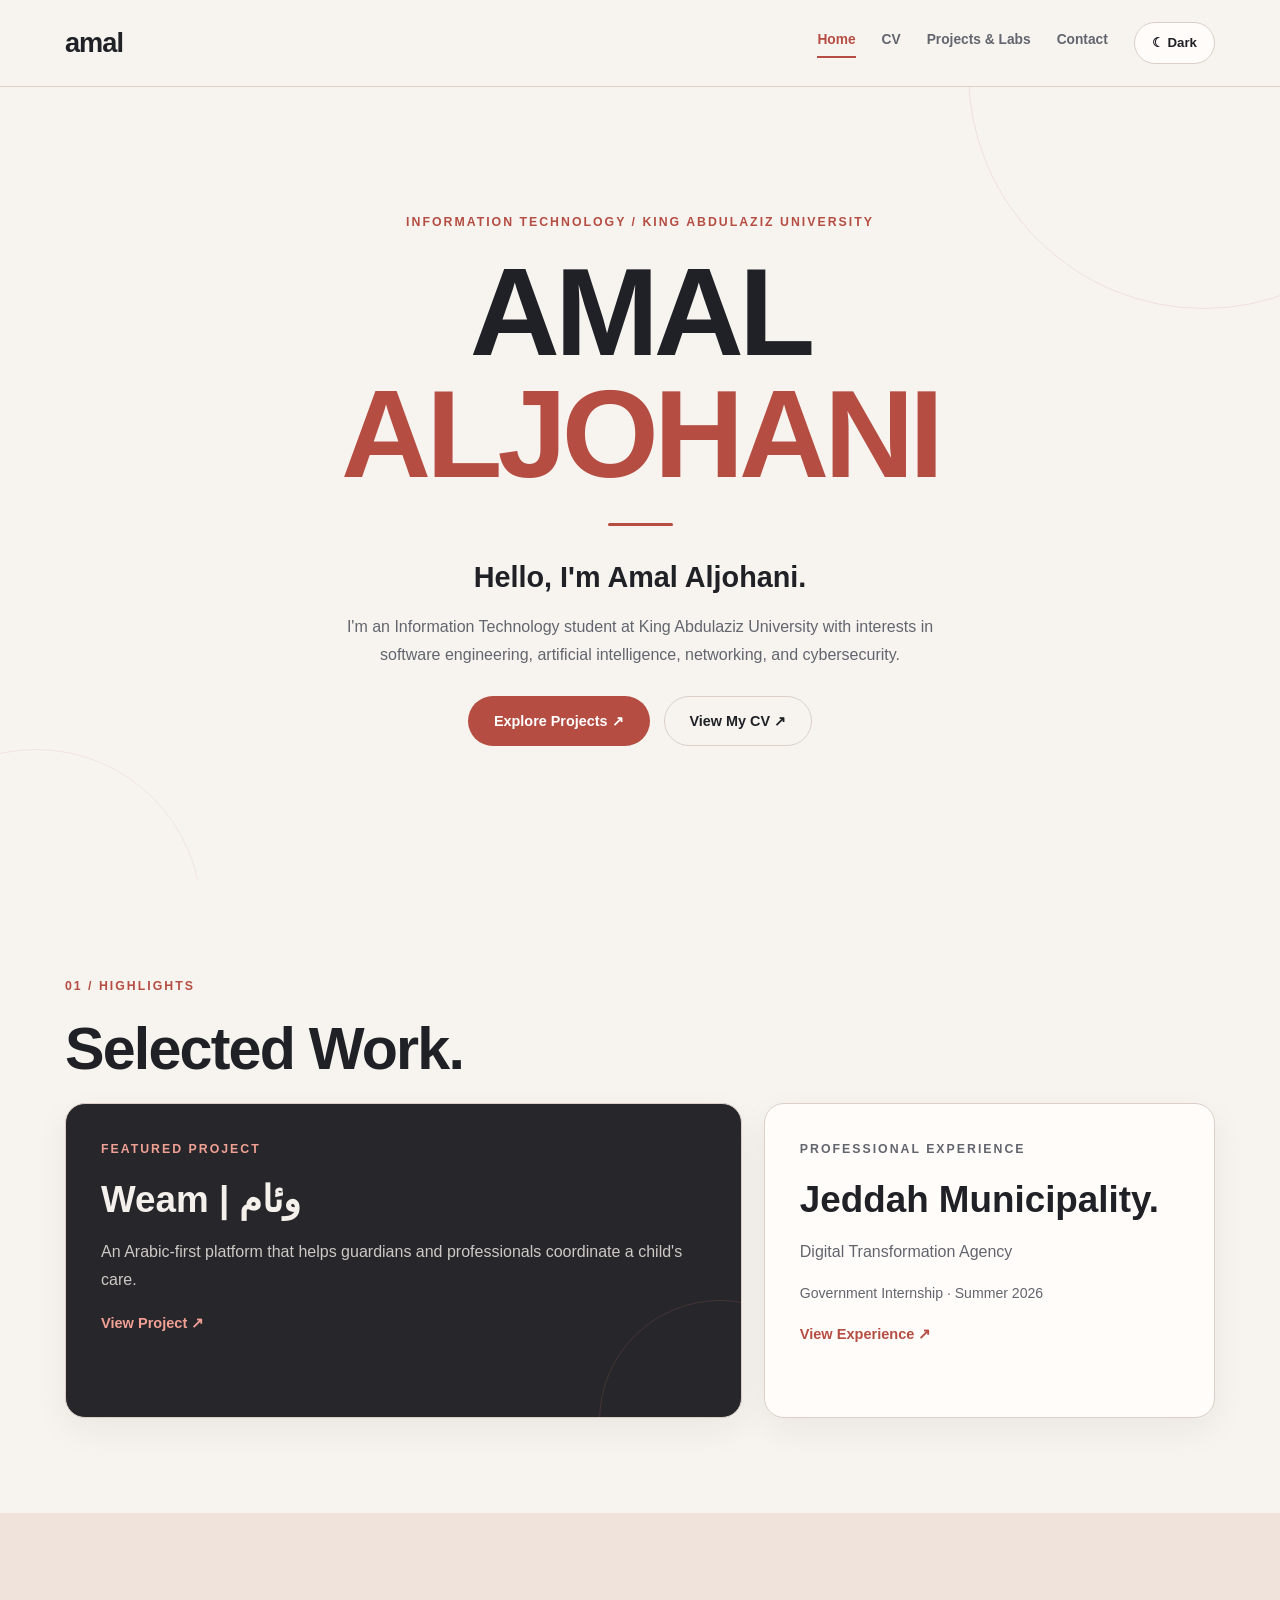
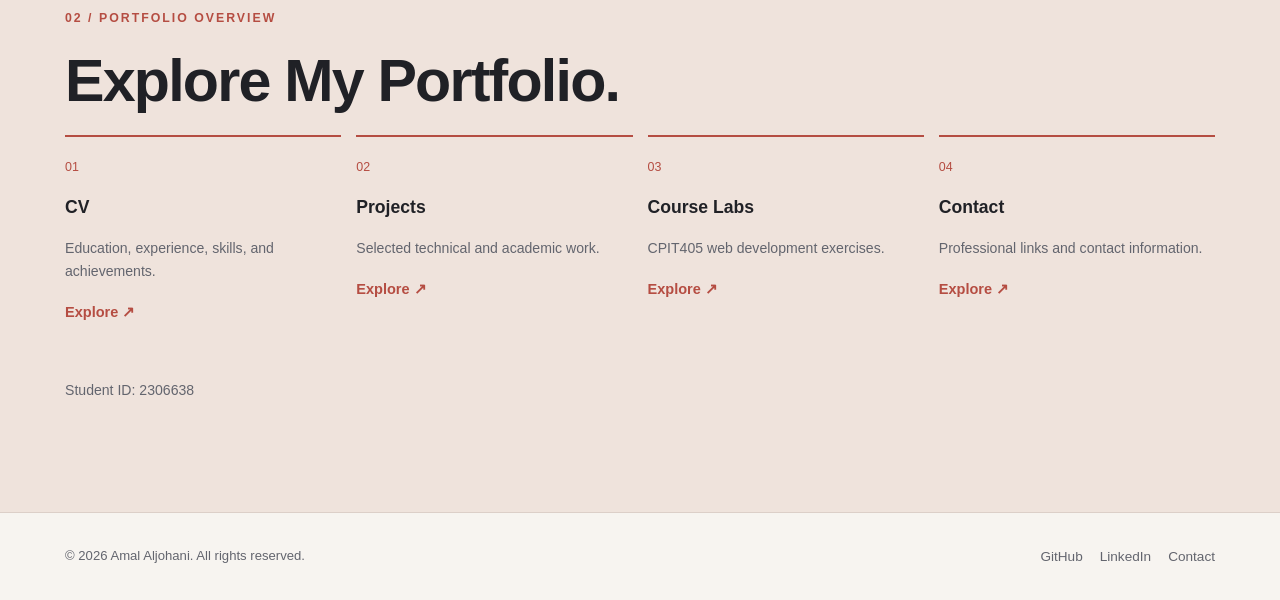
<file: index.html>
<!DOCTYPE html>
<html lang="en">

<head>
    <meta charset="UTF-8">
    <meta name="viewport" content="width=device-width, initial-scale=1.0">
    <title>Amal Aljohani | Portfolio</title>
    <link rel="stylesheet" href="style.css">
    <script>
        const saved = localStorage.getItem("portfolio-theme");
        const theme = saved || (matchMedia("(prefers-color-scheme: dark)").matches ? "dark" : "light");
        document.documentElement.setAttribute("data-theme", theme);

        function toggleTheme() {
            const current = document.documentElement.getAttribute("data-theme");
            const next = current === "dark" ? "light" : "dark";
            document.documentElement.setAttribute("data-theme", next);
            localStorage.setItem("portfolio-theme", next);
            updateThemeButton();
        }
        function updateThemeButton() {
            const button = document.getElementById("themeButton");
            if (button) {
                button.textContent = document.documentElement.getAttribute("data-theme") === "dark" ? "☀ Light" : "☾ Dark";
            }
        }
        document.addEventListener("DOMContentLoaded", updateThemeButton);
    </script>
</head>

<body>
    <header class="site-header">
        <div class="container nav-container">
            <a href="index.html" class="logo">amal</a>
            <nav class="main-nav" aria-label="Main navigation">
                <a href="index.html" class="active" aria-current="page">Home</a>
                <a href="cv.html">CV</a>
                <a href="Labs/Labs.html">Projects & Labs</a>
                <a href="contact.html">Contact</a>
                <button class="theme-toggle" id="themeButton" type="button" onclick="toggleTheme()">☾ Dark</button>
            </nav>
        </div>
    </header>

    <main>
        <!-- HERO -->
        <section class="hero">
            <div class="hero-content">
                <p class="section-label">Information Technology / King Abdulaziz University</p>

                <h1>AMAL<br><span class="accent-text">ALJOHANI</span></h1>

                <div class="hero-line"></div>

                <p class="hero-subtitle">Hello, I'm Amal Aljohani.</p>

                <p class="hero-description">
                    I'm an Information Technology student at King Abdulaziz
                    University with interests in software engineering,
                    artificial intelligence, networking, and cybersecurity.
                </p>

                <div class="btn-row">
                    <a href="Labs/Labs.html" class="btn btn-primary">Explore Projects ↗</a>
                    <a href="Amal_Aljohani_CV.pdf" target="_blank" rel="noopener noreferrer"
                        class="btn btn-outline">View My CV ↗</a>
                </div>
            </div>
        </section>

        <!-- FEATURED WORK -->
        <section class="section">
            <div class="container">
                <p class="section-label">01 / Highlights</p>
                <h2 class="section-heading">Selected Work.</h2>

                <div class="highlight-grid">
                    <article class="highlight-card featured-highlight">
                        <p class="section-label">Featured Project</p>
                        <h3>Weam | وئام</h3>
                        <p>
                            An Arabic-first platform that helps guardians
                            and professionals coordinate a child's care.
                        </p>
                        <a href="Labs/Labs.html#weam" class="text-link">View Project ↗</a>
                    </article>

                    <article class="highlight-card">
                        <p class="section-label">Professional Experience</p>
                        <h3>Jeddah Municipality.</h3>
                        <p>Digital Transformation Agency</p>
                        <p class="small-muted">Government Internship · Summer 2026</p>
                        <a href="cv.html#internship" class="text-link">View Experience ↗</a>
                    </article>
                </div>
            </div>
        </section>

        <!-- PORTFOLIO OVERVIEW -->
        <section class="section section-alt">
            <div class="container">
                <p class="section-label">02 / Portfolio Overview</p>
                <h2 class="section-heading">Explore My Portfolio.</h2>

                <div class="domain-grid">
                    <article class="domain-item">
                        <span class="number">01</span>
                        <h3>CV</h3>
                        <p class="small-muted">Education, experience, skills, and achievements.</p>
                        <a href="cv.html" class="text-link">Explore ↗</a>
                    </article>

                    <article class="domain-item">
                        <span class="number">02</span>
                        <h3>Projects</h3>
                        <p class="small-muted">Selected technical and academic work.</p>
                        <a href="Labs/Labs.html#technical-projects" class="text-link">Explore ↗</a>
                    </article>

                    <article class="domain-item">
                        <span class="number">03</span>
                        <h3>Course Labs</h3>
                        <p class="small-muted">CPIT405 web development exercises.</p>
                        <a href="Labs/Labs.html#coursework" class="text-link">Explore ↗</a>
                    </article>

                    <article class="domain-item">
                        <span class="number">04</span>
                        <h3>Contact</h3>
                        <p class="small-muted">Professional links and contact information.</p>
                        <a href="contact.html" class="text-link">Explore ↗</a>
                    </article>
                </div>

                <p class="small-muted" style="margin-top:35px;">
                    Student ID: 2306638
                </p>
            </div>
        </section>
    </main>

    <footer class="site-footer">
        <div class="container footer-content">
            <p>© 2026 Amal Aljohani. All rights reserved.</p>
            <div class="footer-links">
                <a href="https://github.com/iamAmalMMA" target="_blank" rel="noopener noreferrer">GitHub</a>
                <a href="https://www.linkedin.com/in/iamamalmma/" target="_blank" rel="noopener noreferrer">LinkedIn</a>
                <a href="contact.html">Contact</a>
            </div>
        </div>
    </footer>
</body>

</html>
</file>
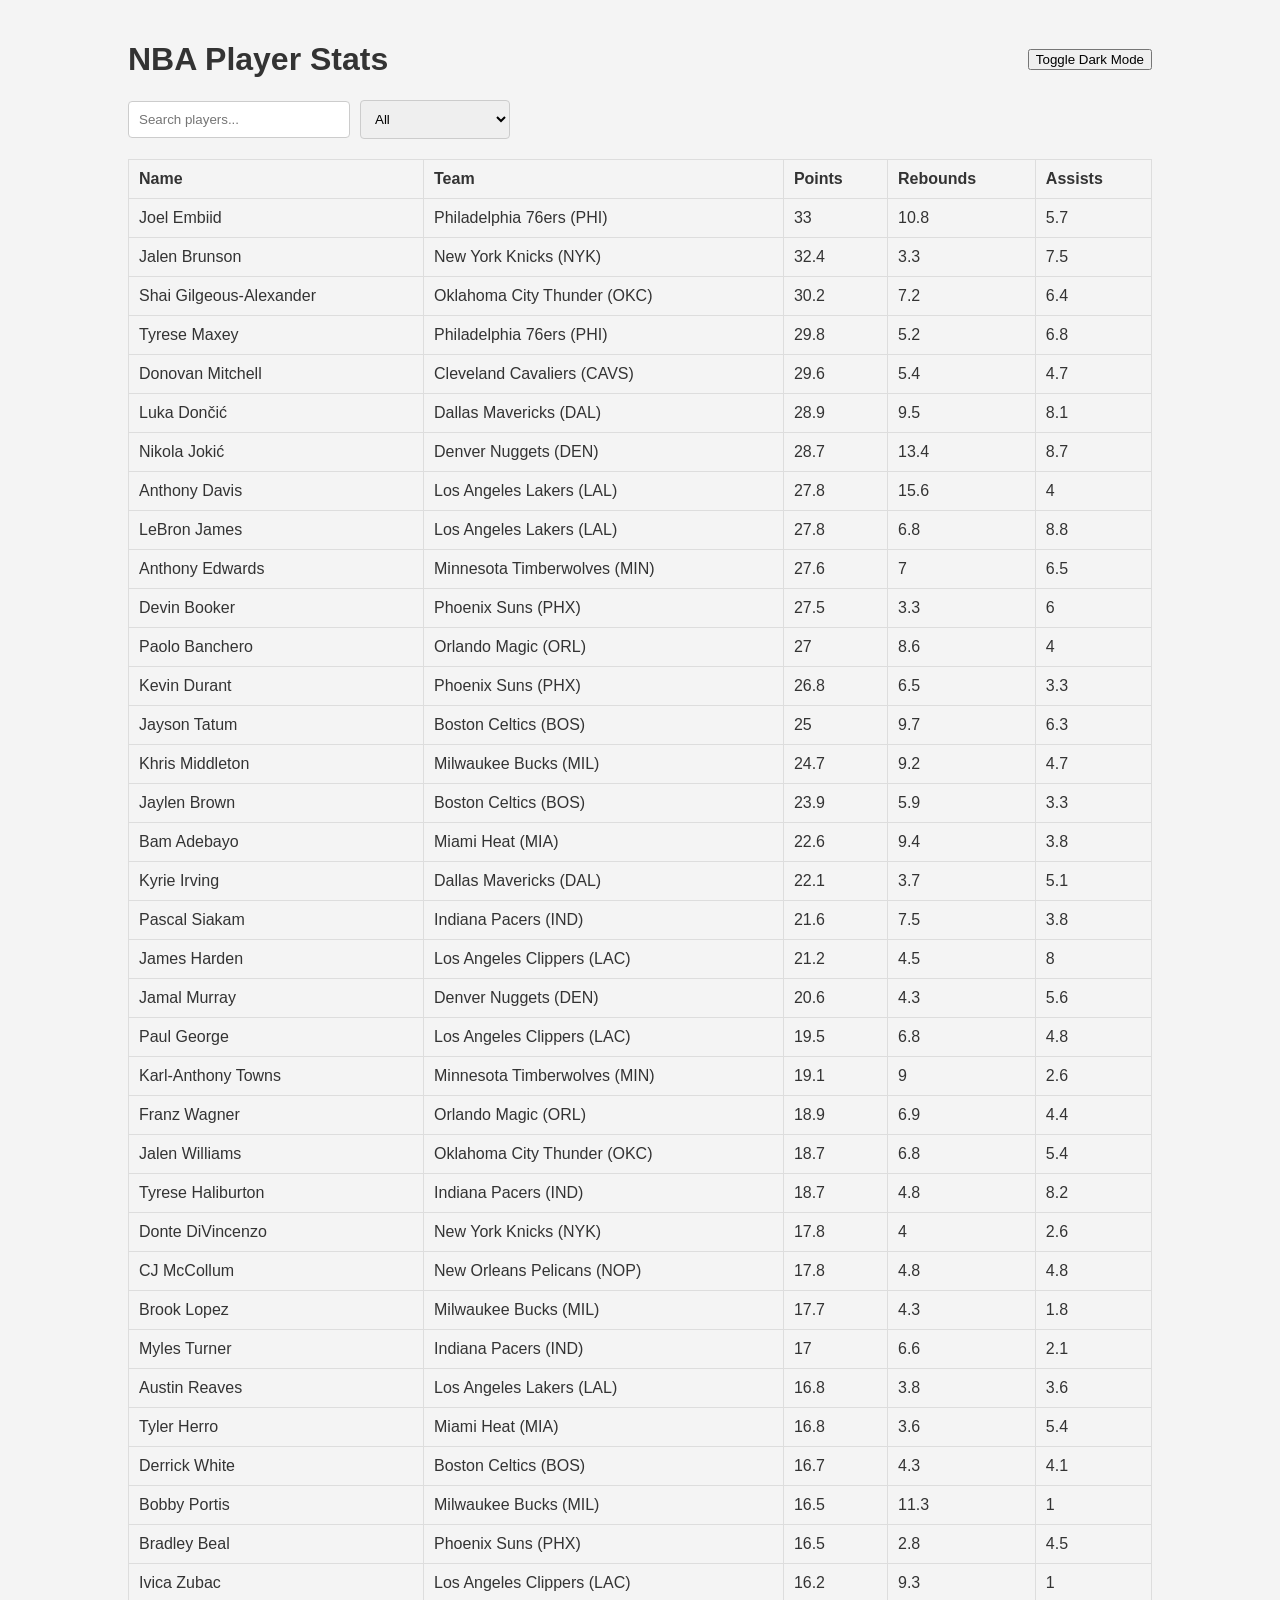
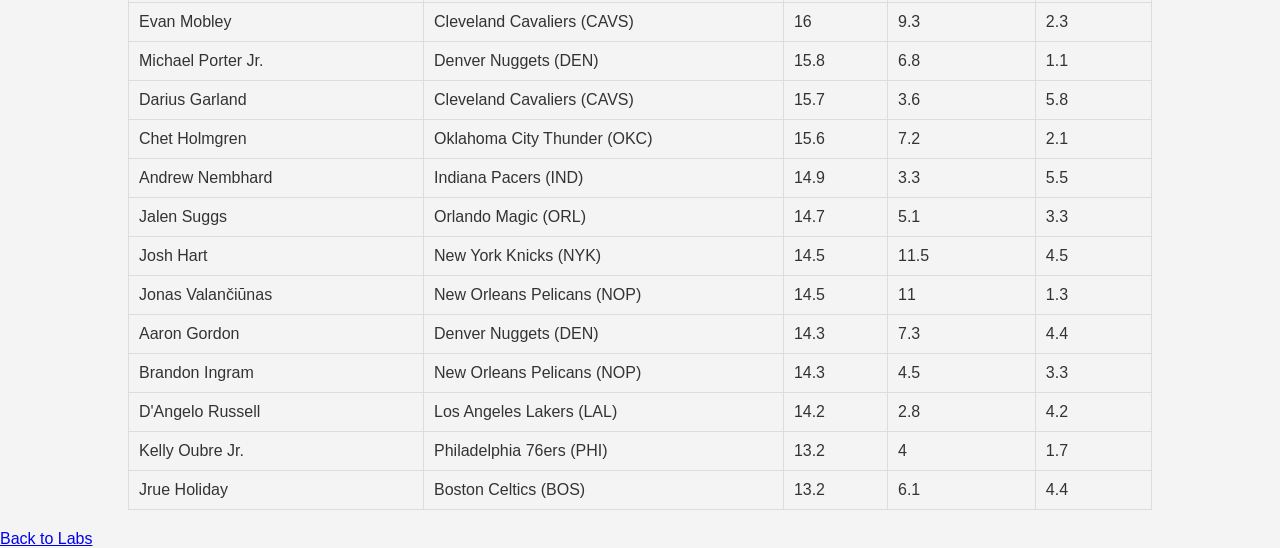
<file: Labs/Lab5/index.html>
<!DOCTYPE html>
<html lang="en">

<head>
    <meta charset="UTF-8">
    <meta name="viewport" content="width=device-width, initial-scale=1.0">
    <title>NBA Stats</title>
    <link rel="stylesheet" href="styles.css">

</head>

<body>
    <div class="container">
        <header>
            <h1>NBA Player Stats</h1>
            <button id="dark-mode-toggle">Toggle Dark Mode</button>
        </header>

        <search class="table-filters">
            <input type="text" id="search" placeholder="Search players...">
            <select id="team-filter">
                <option value="all">All</option>
                <!-- Teams will be populated in JS -->
            </select>
        </search>

        <table id="player-stats">
            <thead>
                <tr>
                    <th>Name</th>
                    <th>Team</th>
                    <th>Points</th>
                    <th>Rebounds</th>
                    <th>Assists</th>
                </tr>
            </thead>
            <tbody id="player-rows">
                <!-- Rows will be populated in JS -->
            </tbody>
        </table>
    </div>
    <script src="script.js"></script>
    <a href="../Labs.html">Back to Labs</a>
    </div>
</body>

</html>
</file>
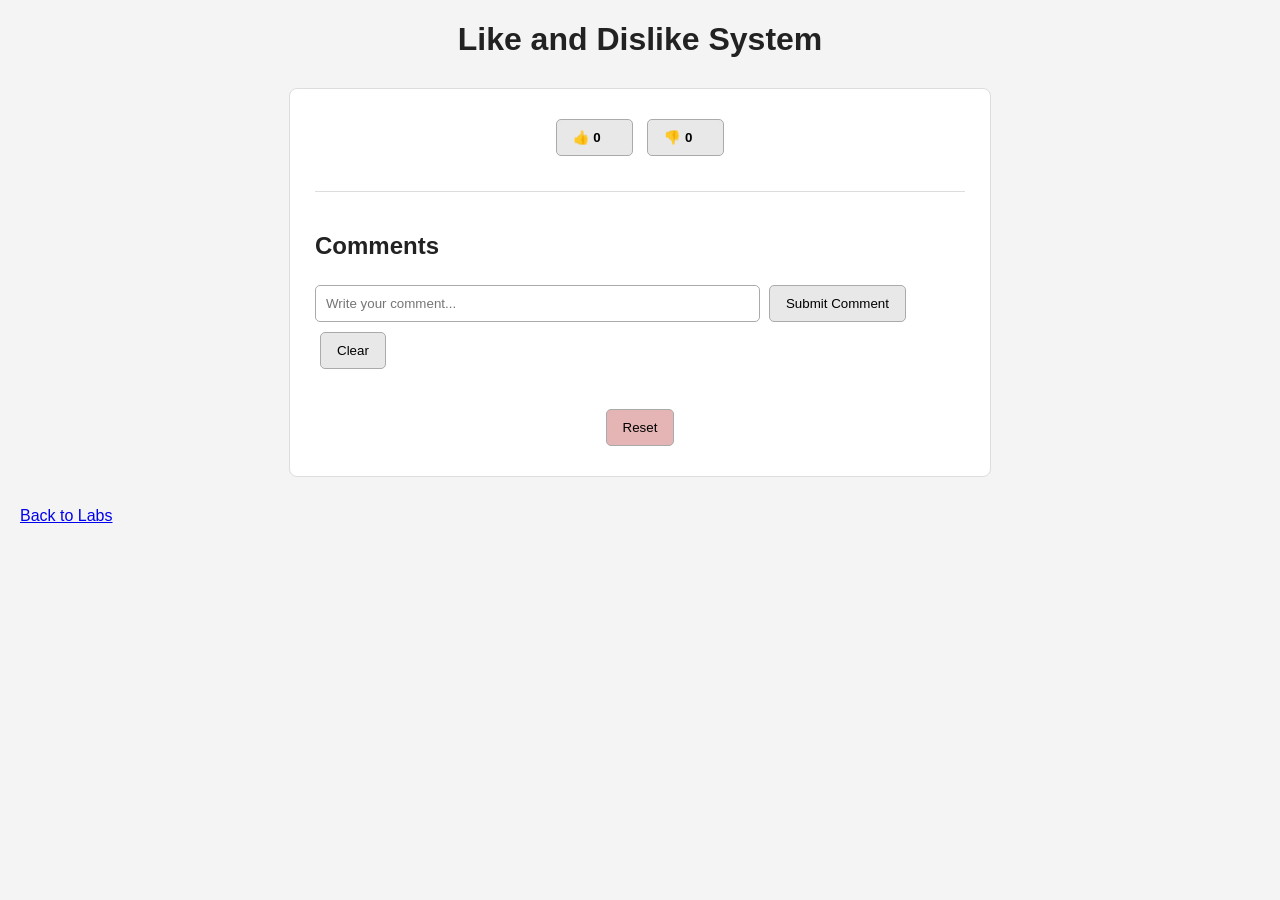
<file: Labs/Lab6/index.html>
<!DOCTYPE html>
<html lang="en">

<head>
    <meta charset="UTF-8">
    <meta name="viewport" content="width=device-width, initial-scale=1.0">

    <title>Lab 6 - Like and Dislike System</title>

    <link rel="stylesheet" href="styles.css">
</head>

<body>

    <h1>Like and Dislike System</h1>

    <div class="container">

        <!-- Like and Dislike Buttons -->
        <div class="voting-section">

    <button id="likeBtn">
        👍 <span id="likeCount">0</span>
    </button>

    <button id="dislikeBtn">
        👎 <span id="dislikeCount">0</span>
    </button>

</div>

        <!-- Comment Section -->
        <div class="comment-section">

            <h2>Comments</h2>

            <input type="text" id="commentInput" placeholder="Write your comment...">

            <button id="submitComment">
                Submit Comment
            </button>
            <button id="clearComment">Clear</button>
            <div id="commentsList"></div>

        </div>

        <!-- Reset Button -->
        <div class="reset-section">

            <button id="resetBtn">
                Reset
            </button>

        </div>

    </div>

    <!-- Back to Labs -->
    <a href="../Labs.html">Back to Labs</a>

    <script src="script.js"></script>

</body>

</html>
</file>
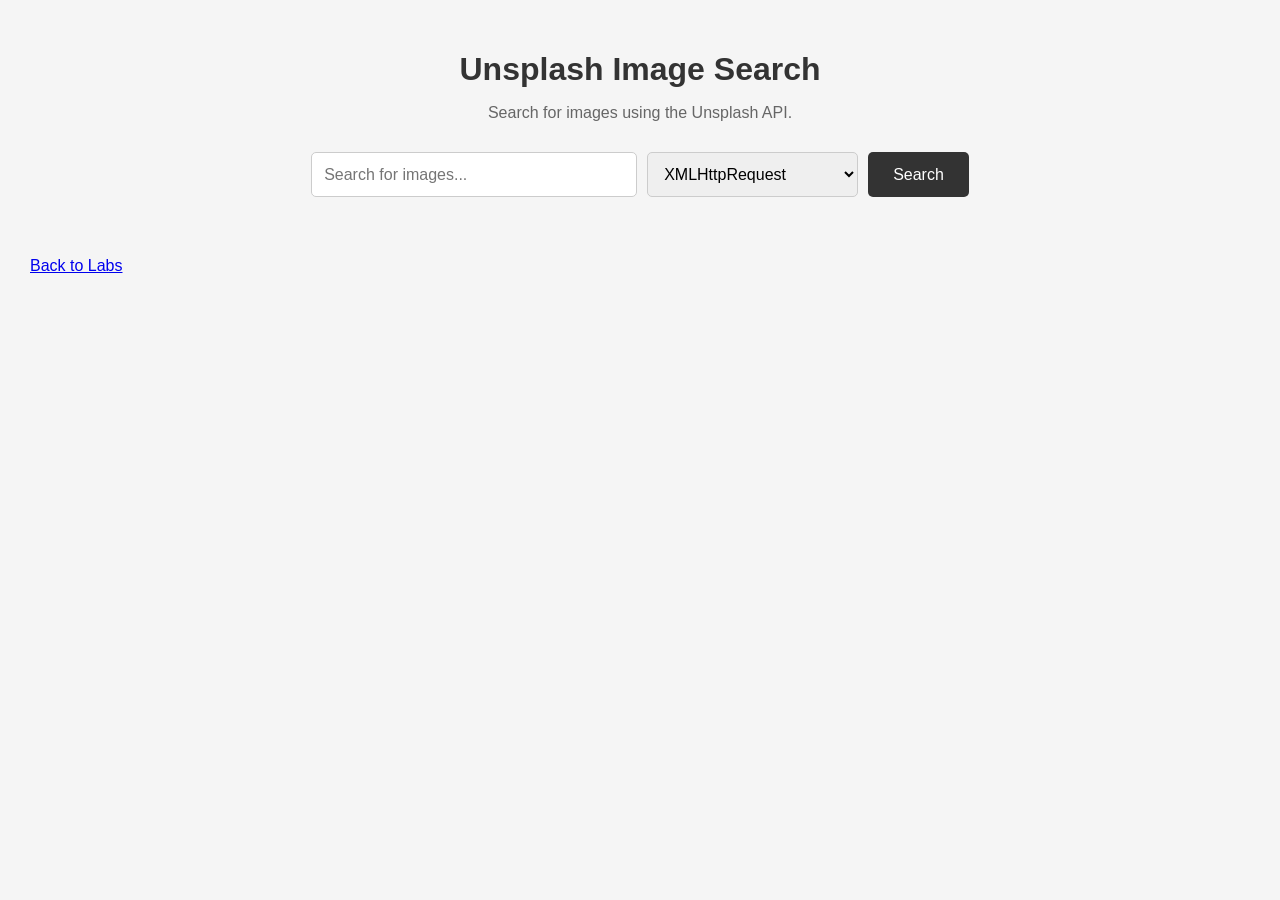
<file: Labs/Lab7/index.html>
<!DOCTYPE html>
<html lang="en">

<head>
    <meta charset="UTF-8">
    <meta name="viewport" content="width=device-width, initial-scale=1.0">

    <title>Lab 7 - Unsplash Image Search</title>

    <link rel="stylesheet" href="styles.css">
</head>

<body>

    <div class="container">

        <h1>Unsplash Image Search</h1>
        <p>Search for images using the Unsplash API.</p>

        <div class="search-section">

            <input type="text"
                   id="searchInput"
                   placeholder="Search for images...">

            <select id="methodSelect">
                <option value="xhr">XMLHttpRequest</option>
                <option value="promises">Fetch with Promises</option>
                <option value="async">Fetch with Async/Await</option>
            </select>

            <button id="searchBtn">Search</button>

        </div>

        <p id="statusMessage"></p>

        <div id="imageResults" class="image-grid"></div>

    </div>

    <a href="../Labs.html">Back to Labs</a>

    <script src="script.js"></script>

</body>
</html>
</file>
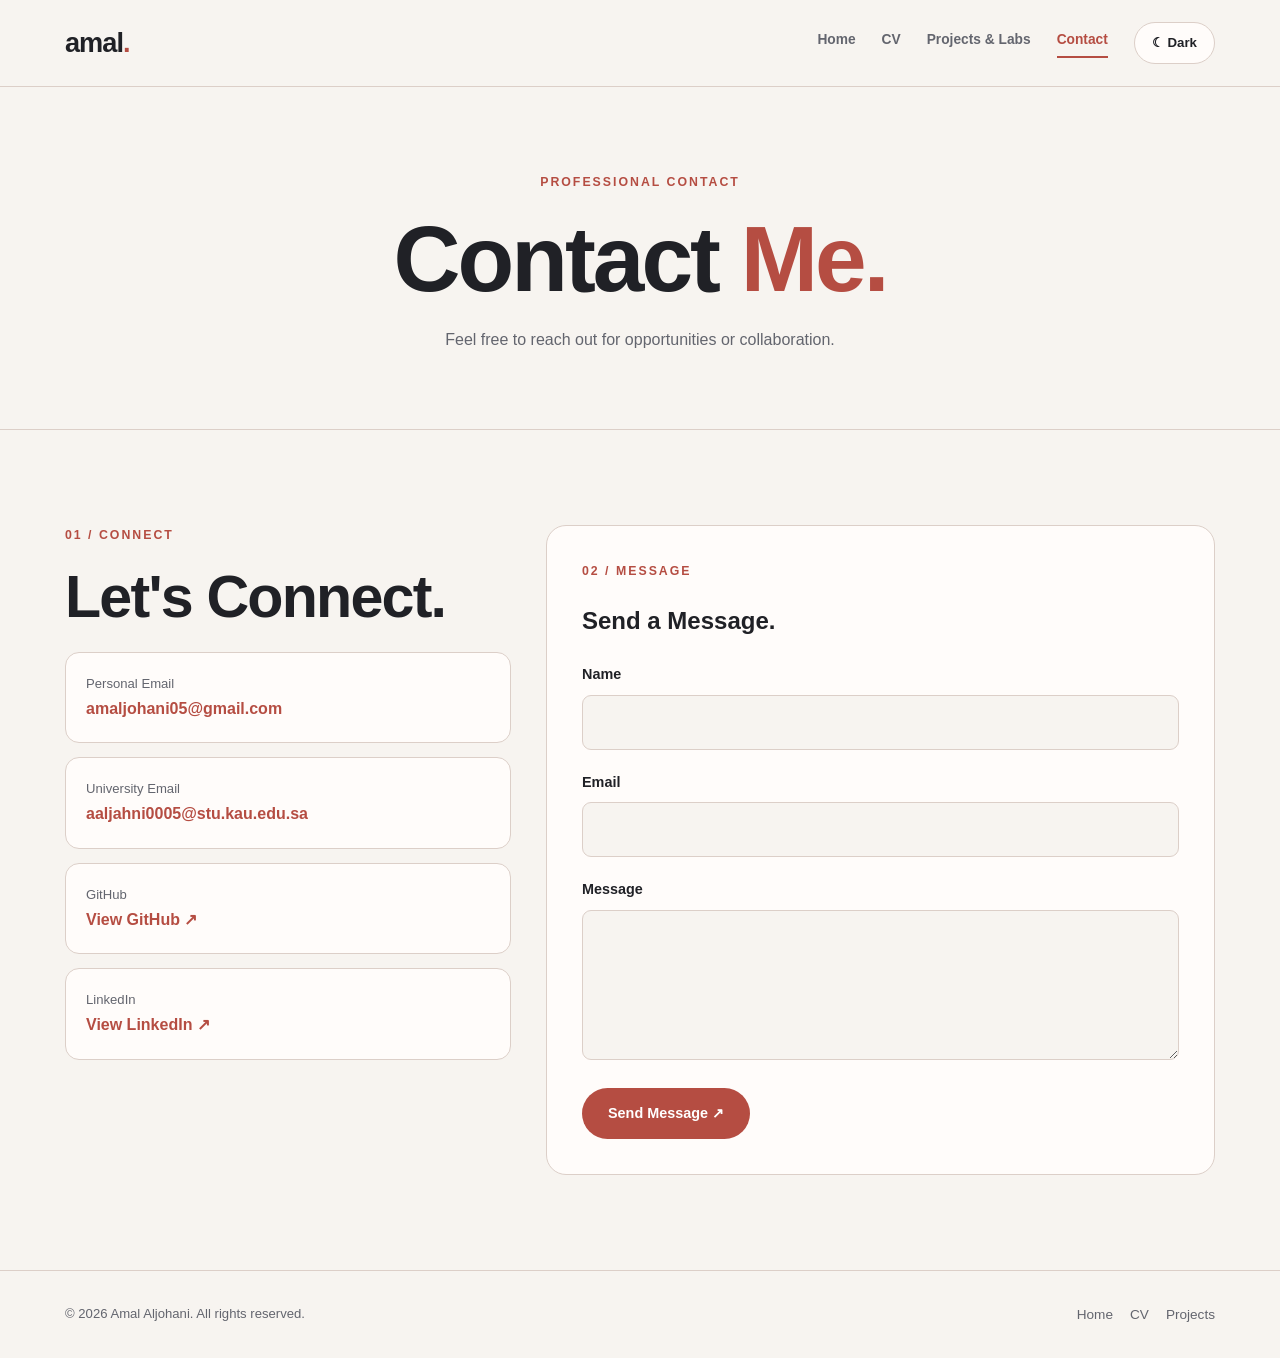
<file: contact.html>
<!DOCTYPE html>
<html lang="en">

<head>
    <meta charset="UTF-8">
    <meta name="viewport" content="width=device-width, initial-scale=1.0">
    <title>Contact | Amal Aljohani</title>
    <link rel="stylesheet" href="style.css">
    <script>
        const saved = localStorage.getItem("portfolio-theme");
        document.documentElement.setAttribute("data-theme",
            saved || (matchMedia("(prefers-color-scheme: dark)").matches ? "dark" : "light"));

        function toggleTheme() {
            const current = document.documentElement.getAttribute("data-theme");
            const next = current === "dark" ? "light" : "dark";
            document.documentElement.setAttribute("data-theme", next);
            localStorage.setItem("portfolio-theme", next);
            updateThemeButton();
        }
        function updateThemeButton() {
            const button = document.getElementById("themeButton");
            if (button) button.textContent =
                document.documentElement.getAttribute("data-theme") === "dark" ? "☀ Light" : "☾ Dark";
        }
        document.addEventListener("DOMContentLoaded", updateThemeButton);
    </script>
</head>

<body>
    <header class="site-header">
        <div class="container nav-container">
            <a href="index.html" class="logo">amal<span>.</span></a>
            <nav class="main-nav" aria-label="Main navigation">
                <a href="index.html">Home</a>
                <a href="cv.html">CV</a>
                <a href="Labs/Labs.html">Projects & Labs</a>
                <a href="contact.html" class="active" aria-current="page">Contact</a>
                <button id="themeButton" class="theme-toggle" type="button" onclick="toggleTheme()">☾ Dark</button>
            </nav>
        </div>
    </header>

    <main>
        <section class="page-hero">
            <div class="container">
                <p class="section-label">Professional Contact</p>
                <h1>Contact <span class="accent-text">Me.</span></h1>
                <p>Feel free to reach out for opportunities or collaboration.</p>
            </div>
        </section>

        <section class="section">
            <div class="container contact-grid">
                <div>
                    <p class="section-label">01 / Connect</p>
                    <h2 class="section-heading">Let's Connect.</h2>

                    <div class="contact-details">
                        <div class="contact-link">
                            <span>Personal Email</span>
                            <a href="mailto:amaljohani05@gmail.com">
                                amaljohani05@gmail.com
                            </a>
                        </div>

                        <div class="contact-link">
                            <span>University Email</span>
                            <a href="mailto:aaljahni0005@stu.kau.edu.sa">
                                aaljahni0005@stu.kau.edu.sa
                            </a>
                        </div>

                        <div class="contact-link">
                            <span>GitHub</span>
                            <a href="https://github.com/iamAmalMMA" target="_blank" rel="noopener noreferrer">
                                View GitHub ↗
                            </a>
                        </div>

                        <div class="contact-link">
                            <span>LinkedIn</span>
                            <a href="https://www.linkedin.com/in/iamamalmma/" target="_blank" rel="noopener noreferrer">
                                View LinkedIn ↗
                            </a>
                        </div>
                    </div>
                </div>

                <form class="contact-form" action="https://formsubmit.co/amaljohani05@gmail.com" method="POST">

                    <p class="section-label">02 / Message</p>
                    <h2>Send a Message.</h2>

                    <input type="hidden" name="_subject" value="Portfolio Contact Message">
                    <input type="text" name="_honey" style="display:none" tabindex="-1" autocomplete="off">

                    <div class="form-group">
                        <label for="name">Name</label>
                        <input type="text" id="name" name="name" required>
                    </div>

                    <div class="form-group">
                        <label for="email">Email</label>
                        <input type="email" id="email" name="email" required>
                    </div>

                    <div class="form-group">
                        <label for="message">Message</label>
                        <textarea id="message" name="message" required></textarea>
                    </div>

                    <button type="submit" class="btn btn-primary">Send Message ↗</button>
                </form>
            </div>
        </section>
    </main>

    <footer class="site-footer">
        <div class="container footer-content">
            <p>© 2026 Amal Aljohani. All rights reserved.</p>
            <div class="footer-links">
                <a href="index.html">Home</a>
                <a href="cv.html">CV</a>
                <a href="Labs/Labs.html">Projects</a>
            </div>
        </div>
    </footer>
</body>

</html>
</file>
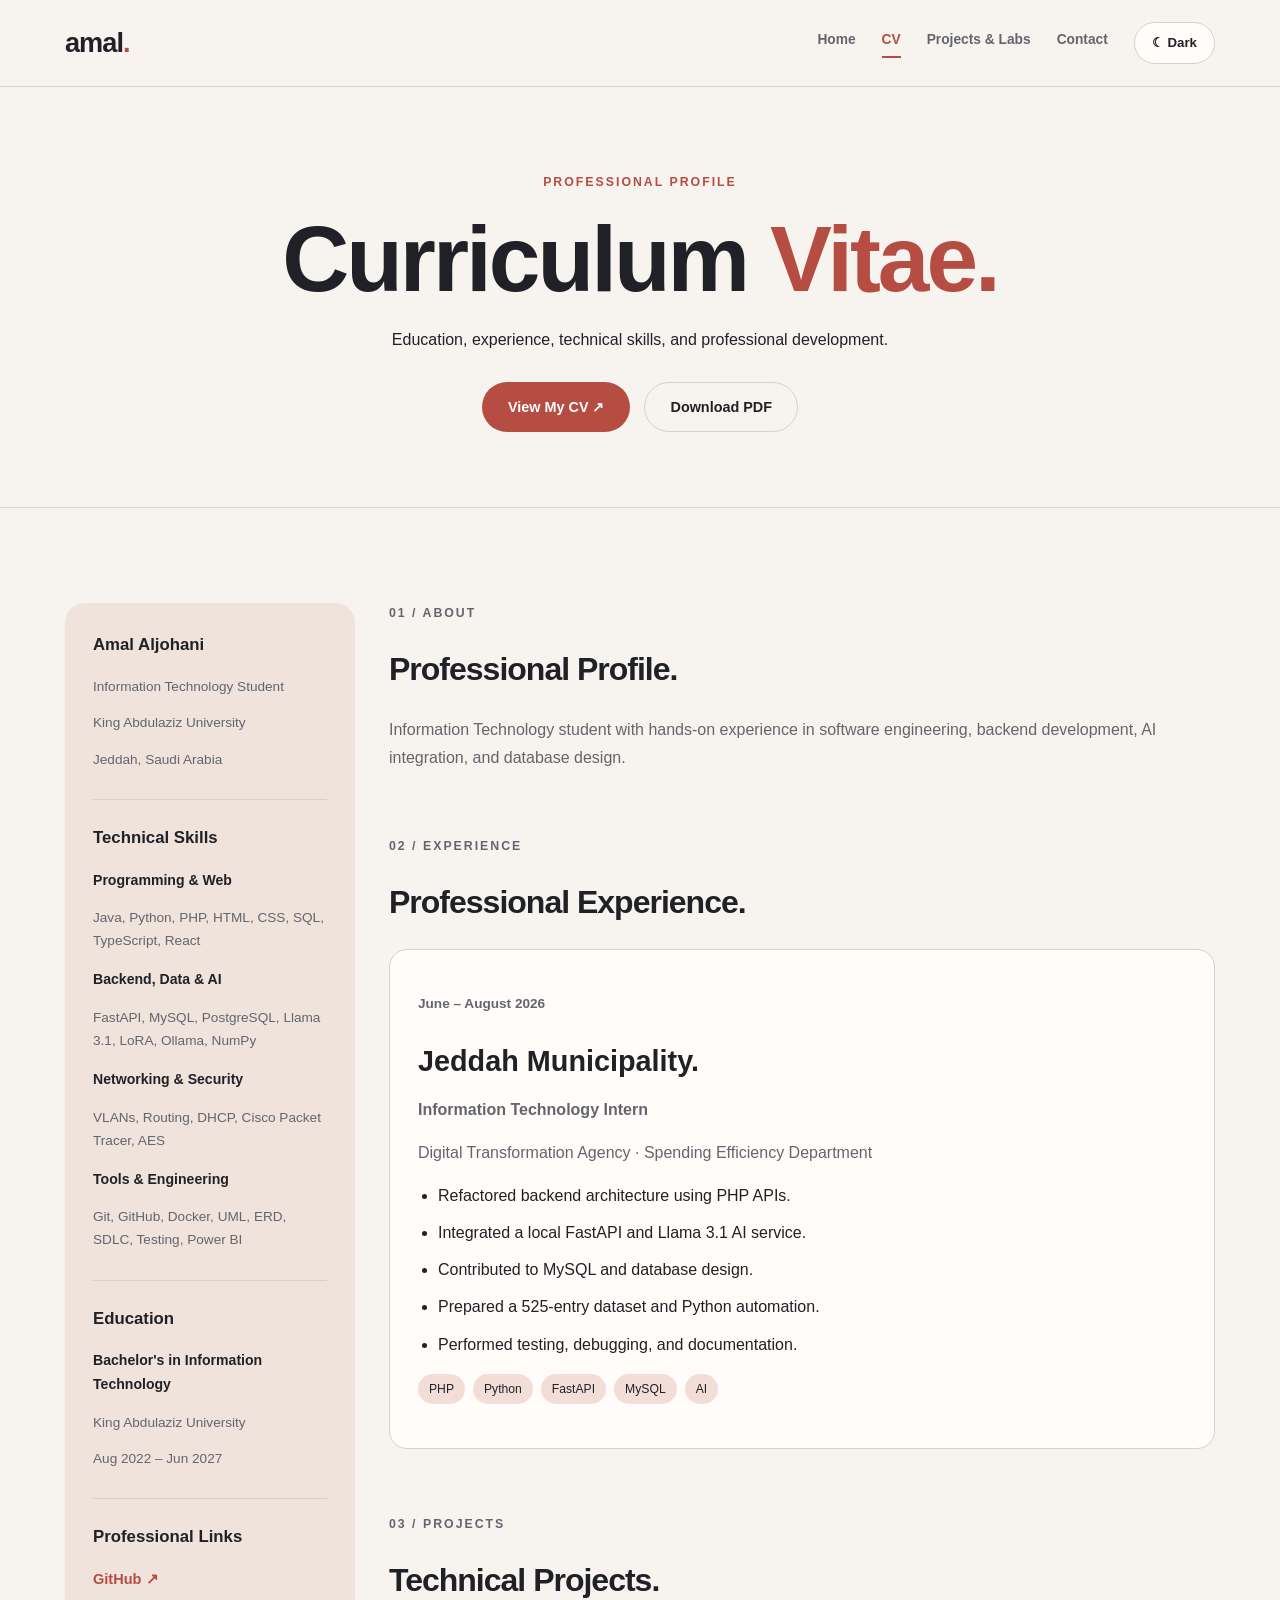
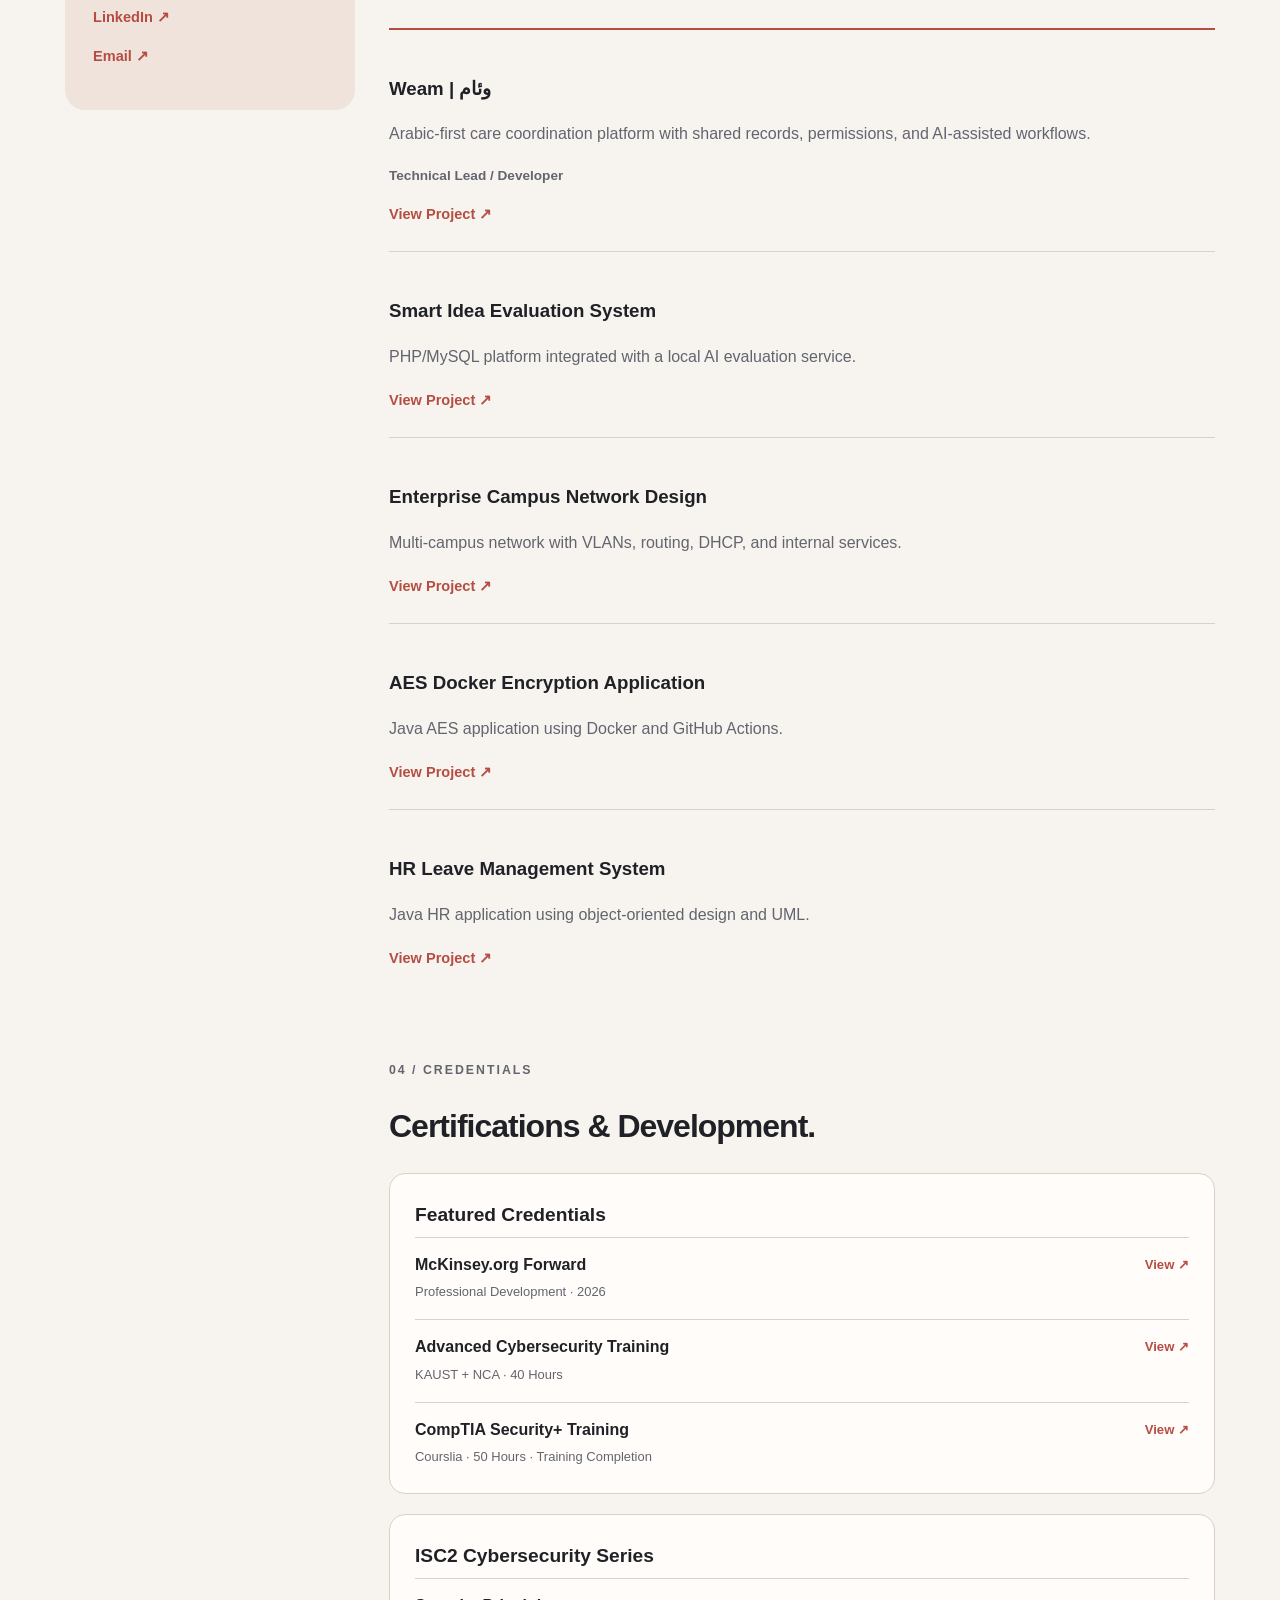
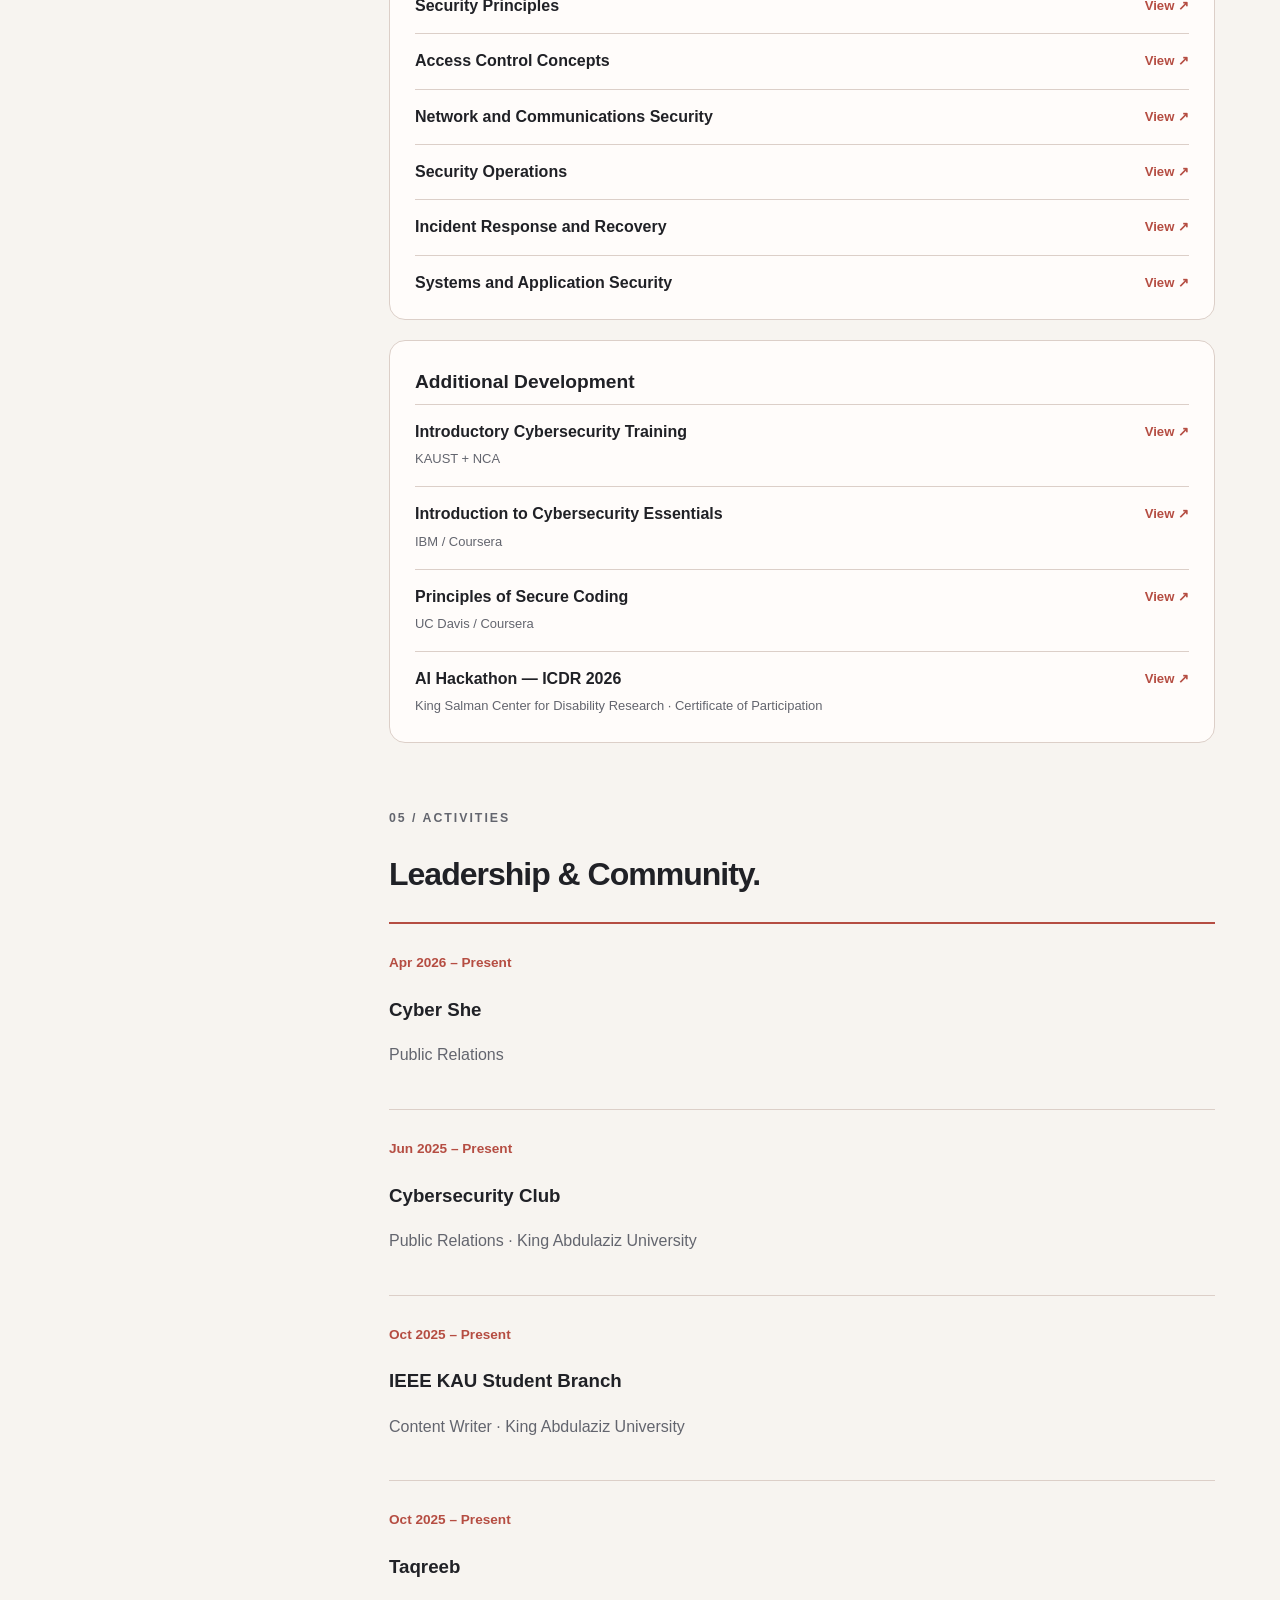
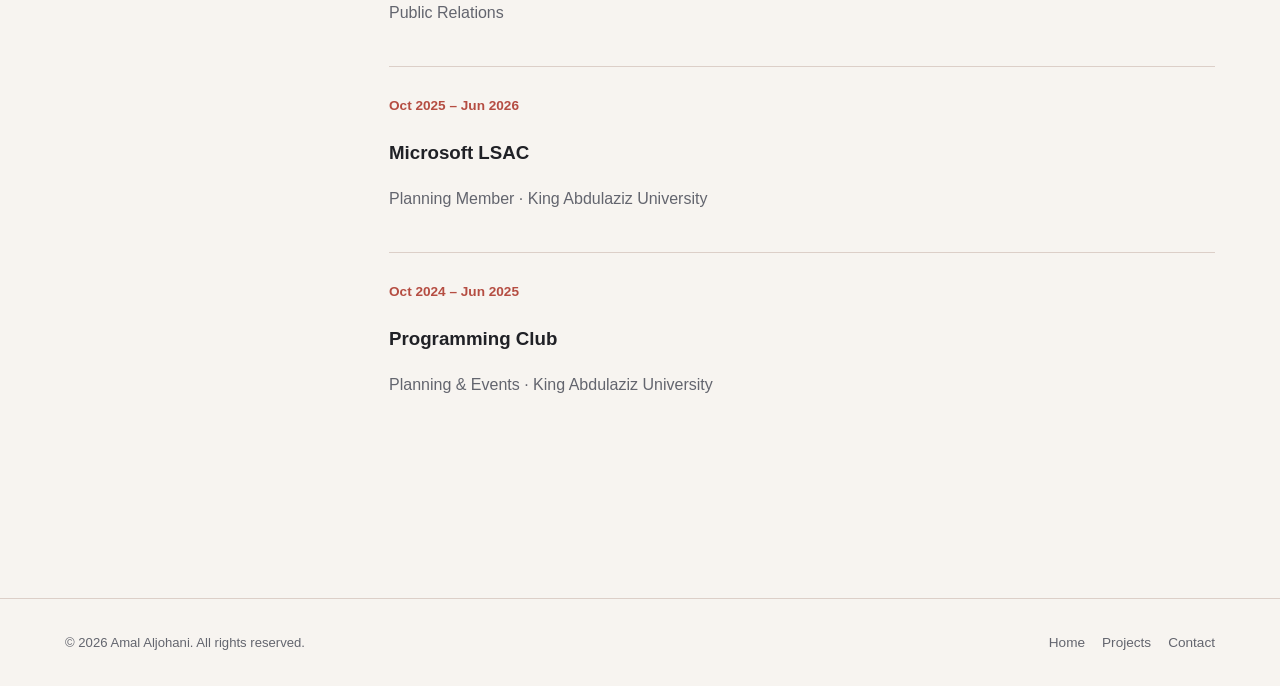
<file: cv.html>
<!DOCTYPE html>
<html lang="en">

<head>
    <meta charset="UTF-8">
    <meta name="viewport" content="width=device-width, initial-scale=1.0">
    <title>CV | Amal Aljohani</title>
    <link rel="stylesheet" href="style.css">
    <script>
        const saved = localStorage.getItem("portfolio-theme");
        document.documentElement.setAttribute("data-theme",
            saved || (matchMedia("(prefers-color-scheme: dark)").matches ? "dark" : "light"));

        function toggleTheme() {
            const current = document.documentElement.getAttribute("data-theme");
            const next = current === "dark" ? "light" : "dark";
            document.documentElement.setAttribute("data-theme", next);
            localStorage.setItem("portfolio-theme", next);
            updateThemeButton();
        }
        function updateThemeButton() {
            const button = document.getElementById("themeButton");
            if (button) button.textContent =
                document.documentElement.getAttribute("data-theme") === "dark" ? "☀ Light" : "☾ Dark";
        }
        document.addEventListener("DOMContentLoaded", updateThemeButton);
    </script>
</head>

<body>
    <header class="site-header">
        <div class="container nav-container">
            <a href="index.html" class="logo">amal<span>.</span></a>
            <nav class="main-nav" aria-label="Main navigation">
                <a href="index.html">Home</a>
                <a href="cv.html" class="active" aria-current="page">CV</a>
                <a href="Labs/Labs.html">Projects & Labs</a>
                <a href="contact.html">Contact</a>
                <button id="themeButton" class="theme-toggle" type="button" onclick="toggleTheme()">☾ Dark</button>
            </nav>
        </div>
    </header>

    <main>
        <section class="page-hero">
            <div class="container">
                <p class="section-label">Professional Profile</p>
                <h1>Curriculum <span class="accent-text">Vitae.</span></h1>
                <p>Education, experience, technical skills, and professional development.</p>
                <div class="btn-row">
                    <a class="btn btn-primary" href="Amal_Aljohani_CV.pdf" target="_blank"
                        rel="noopener noreferrer">View My CV ↗</a>
                    <a class="btn btn-outline" href="Amal_Aljohani_CV.pdf" download>Download PDF</a>
                </div>
            </div>
        </section>

        <section class="section">
            <div class="container cv-layout">

                <!-- SIDEBAR -->
                <aside class="cv-sidebar">
                    <section>
                        <h2>Amal Aljohani</h2>
                        <p>Information Technology Student</p>
                        <p>King Abdulaziz University</p>
                        <p>Jeddah, Saudi Arabia</p>
                    </section>

                    <section>
                        <h2>Technical Skills</h2>

                        <h3>Programming & Web</h3>
                        <p>Java, Python, PHP, HTML, CSS, SQL, TypeScript, React</p>

                        <h3>Backend, Data & AI</h3>
                        <p>FastAPI, MySQL, PostgreSQL, Llama 3.1, LoRA, Ollama, NumPy</p>

                        <h3>Networking & Security</h3>
                        <p>VLANs, Routing, DHCP, Cisco Packet Tracer, AES</p>

                        <h3>Tools & Engineering</h3>
                        <p>Git, GitHub, Docker, UML, ERD, SDLC, Testing, Power BI</p>
                    </section>

                    <section>
                        <h2>Education</h2>
                        <h3>Bachelor's in Information Technology</h3>
                        <p>King Abdulaziz University</p>
                        <p>Aug 2022 – Jun 2027</p>
                    </section>

                    <section>
                        <h2>Professional Links</h2>
                        <p><a class="text-link" href="https://github.com/iamAmalMMA" target="_blank"
                                rel="noopener noreferrer">GitHub ↗</a></p>
                        <p><a class="text-link" href="https://www.linkedin.com/in/iamamalmma/" target="_blank"
                                rel="noopener noreferrer">LinkedIn ↗</a></p>
                        <p><a class="text-link" href="mailto:amaljohani05@gmail.com">Email ↗</a></p>
                    </section>
                </aside>

                <!-- MAIN CONTENT -->
                <div class="cv-main">

                    <section class="cv-section">
                        <p class="section-label">01 / About</p>
                        <h2>Professional Profile.</h2>
                        <p>
                            Information Technology student with hands-on experience
                            in software engineering, backend development,
                            AI integration, and database design.
                        </p>
                    </section>

                    <section class="cv-section" id="internship">
                        <p class="section-label">02 / Experience</p>
                        <h2>Professional Experience.</h2>

                        <article class="case-study">
                            <p class="entry-meta">June – August 2026</p>
                            <h3>Jeddah Municipality.</h3>
                            <p><strong>Information Technology Intern</strong></p>
                            <p>Digital Transformation Agency · Spending Efficiency Department</p>

                            <ul class="bullet-list">
                                <li>Refactored backend architecture using PHP APIs.</li>
                                <li>Integrated a local FastAPI and Llama 3.1 AI service.</li>
                                <li>Contributed to MySQL and database design.</li>
                                <li>Prepared a 525-entry dataset and Python automation.</li>
                                <li>Performed testing, debugging, and documentation.</li>
                            </ul>

                            <div class="tags">
                                <span class="tag">PHP</span>
                                <span class="tag">Python</span>
                                <span class="tag">FastAPI</span>
                                <span class="tag">MySQL</span>
                                <span class="tag">AI</span>
                            </div>
                        </article>
                    </section>

                    <section class="cv-section">
                        <p class="section-label">03 / Projects</p>
                        <h2>Technical Projects.</h2>

                        <article class="cv-entry">
                            <h3>Weam | وئام</h3>
                            <p>
                                Arabic-first care coordination platform with shared
                                records, permissions, and AI-assisted workflows.
                            </p>
                            <p class="entry-meta">Technical Lead / Developer</p>
                            <a class="text-link" href="https://github.com/iamAmalMMA/Weam-Platform" target="_blank"
                                rel="noopener noreferrer">View Project ↗</a>
                        </article>

                        <article class="cv-entry">
                            <h3>Smart Idea Evaluation System</h3>
                            <p>PHP/MySQL platform integrated with a local AI evaluation service.</p>
                            <a class="text-link" href="https://github.com/iamAmalMMA/AI-Idea-Evaluation-System"
                                target="_blank" rel="noopener noreferrer">View Project ↗</a>
                        </article>

                        <article class="cv-entry">
                            <h3>Enterprise Campus Network Design</h3>
                            <p>Multi-campus network with VLANs, routing, DHCP, and internal services.</p>
                            <a class="text-link" href="https://github.com/iamAmalMMA/enterprise-campus-network-design"
                                target="_blank" rel="noopener noreferrer">View Project ↗</a>
                        </article>

                        <article class="cv-entry">
                            <h3>AES Docker Encryption Application</h3>
                            <p>Java AES application using Docker and GitHub Actions.</p>
                            <a class="text-link" href="https://github.com/iamAmalMMA/aes-docker-encryption"
                                target="_blank" rel="noopener noreferrer">View Project ↗</a>
                        </article>

                        <article class="cv-entry">
                            <h3>HR Leave Management System</h3>
                            <p>Java HR application using object-oriented design and UML.</p>
                            <a class="text-link" href="https://github.com/iamAmalMMA/hr-leave-management-system"
                                target="_blank" rel="noopener noreferrer">View Project ↗</a>
                        </article>
                    </section>

                    <section class="cv-section" id="certifications">
                        <p class="section-label">04 / Credentials</p>
                        <h2>Certifications & Development.</h2>

                        <div class="pathway">
                            <h3>Featured Credentials</h3>

                            <div class="credential-row">
                                <div><strong>McKinsey.org Forward</strong><span>Professional Development · 2026</span>
                                </div>
                                <a href="certificates/forward.png" target="_blank" rel="noopener noreferrer">View ↗</a>
                            </div>
                            <div class="credential-row">
                                <div><strong>Advanced Cybersecurity Training</strong><span>KAUST + NCA · 40 Hours</span>
                                </div>
                                <a href="certificates/kaust-advanced.pdf" target="_blank" rel="noopener noreferrer">View
                                    ↗</a>
                            </div>
                            <div class="credential-row">
                                <div><strong>CompTIA Security+ Training</strong><span>Courslia · 50 Hours · Training
                                        Completion</span></div>
                                <a href="certificates/security-plus.jpg" target="_blank" rel="noopener noreferrer">View
                                    ↗</a>
                            </div>
                        </div>

                        <div class="pathway">
                            <h3>ISC2 Cybersecurity Series</h3>
                            <div class="credential-row">
                                <div><strong>Security Principles</strong></div>
                                <a href="certificates/isc2-security-principles.pdf" target="_blank"
                                    rel="noopener noreferrer">View ↗</a>
                            </div>
                            <div class="credential-row">
                                <div><strong>Access Control Concepts</strong></div>
                                <a href="certificates/isc2-access-control.pdf" target="_blank"
                                    rel="noopener noreferrer">View ↗</a>
                            </div>
                            <div class="credential-row">
                                <div><strong>Network and Communications Security</strong></div>
                                <a href="certificates/isc2-network-security.pdf" target="_blank"
                                    rel="noopener noreferrer">View ↗</a>
                            </div>
                            <div class="credential-row">
                                <div><strong>Security Operations</strong></div>
                                <a href="certificates/isc2-security-operations.pdf" target="_blank"
                                    rel="noopener noreferrer">View ↗</a>
                            </div>
                            <div class="credential-row">
                                <div><strong>Incident Response and Recovery</strong></div>
                                <a href="certificates/isc2-incident-response.pdf" target="_blank"
                                    rel="noopener noreferrer">View ↗</a>
                            </div>
                            <div class="credential-row">
                                <div><strong>Systems and Application Security</strong></div>
                                <a href="certificates/isc2-systems-security.pdf" target="_blank"
                                    rel="noopener noreferrer">View ↗</a>
                            </div>
                        </div>

                        <div class="pathway">
                            <h3>Additional Development</h3>

                            <div class="credential-row">
                                <div><strong>Introductory Cybersecurity Training</strong><span>KAUST + NCA</span></div>
                                <a href="certificates/kaust-intro.pdf" target="_blank" rel="noopener noreferrer">View
                                    ↗</a>
                            </div>
                            <div class="credential-row">
                                <div><strong>Introduction to Cybersecurity Essentials</strong><span>IBM /
                                        Coursera</span></div>
                                <a href="certificates/ibm-cybersecurity.pdf" target="_blank"
                                    rel="noopener noreferrer">View ↗</a>
                            </div>
                            <div class="credential-row">
                                <div><strong>Principles of Secure Coding</strong><span>UC Davis / Coursera</span></div>
                                <a href="certificates/uc-davis-secure-coding.pdf" target="_blank"
                                    rel="noopener noreferrer">View ↗</a>
                            </div>
                            <div class="credential-row">
                                <div>
                                    <strong>AI Hackathon — ICDR 2026</strong>
                                    <span>
                                        King Salman Center for Disability Research ·
                                        Certificate of Participation
                                    </span>
                                </div>
                                <a href="certificates/ai-hackathon.pdf" target="_blank" rel="noopener noreferrer">
                                    View ↗
                                </a>
                            </div>
                    </section>

                    <!-- LEADERSHIP & COMMUNITY -->
                    <section class="cv-section">

                        <p class="section-label">05 / Activities</p>
                        <h2>Leadership & Community.</h2>

                        <div class="cv-entry">
                            <span class="entry-meta">Apr 2026 – Present</span>
                            <h3>Cyber She</h3>
                            <p>Public Relations</p>
                        </div>
                        <div class="cv-entry">
                            <span class="entry-meta">Jun 2025 – Present</span>
                            <h3>Cybersecurity Club</h3>
                            <p>
                                Public Relations · King Abdulaziz University
                            </p>
                        </div>

                        <div class="cv-entry">
                            <span class="entry-meta">Oct 2025 – Present</span>
                            <h3>IEEE KAU Student Branch</h3>
                            <p>
                                Content Writer · King Abdulaziz University
                            </p>
                        </div>
                        <div class="cv-entry">
                            <span class="entry-meta">Oct 2025 – Present</span>
                            <h3>Taqreeb</h3>
                            <p>Public Relations</p>
                        </div>
                        <div class="cv-entry">
                            <span class="entry-meta">Oct 2025 – Jun 2026</span>
                            <h3>Microsoft LSAC</h3>
                            <p>
                                Planning Member · King Abdulaziz University
                            </p>
                        </div>

                        <div class="cv-entry">
                            <span class="entry-meta">Oct 2024 – Jun 2025</span>
                            <h3>Programming Club</h3>
                            <p>
                                Planning & Events · King Abdulaziz University
                            </p>
                        </div>


                    </section>
    </main>

    <footer class="site-footer">
        <div class="container footer-content">
            <p>© 2026 Amal Aljohani. All rights reserved.</p>
            <div class="footer-links">
                <a href="index.html">Home</a>
                <a href="Labs/Labs.html">Projects</a>
                <a href="contact.html">Contact</a>
            </div>
        </div>
    </footer>
</body>

</html>
</file>
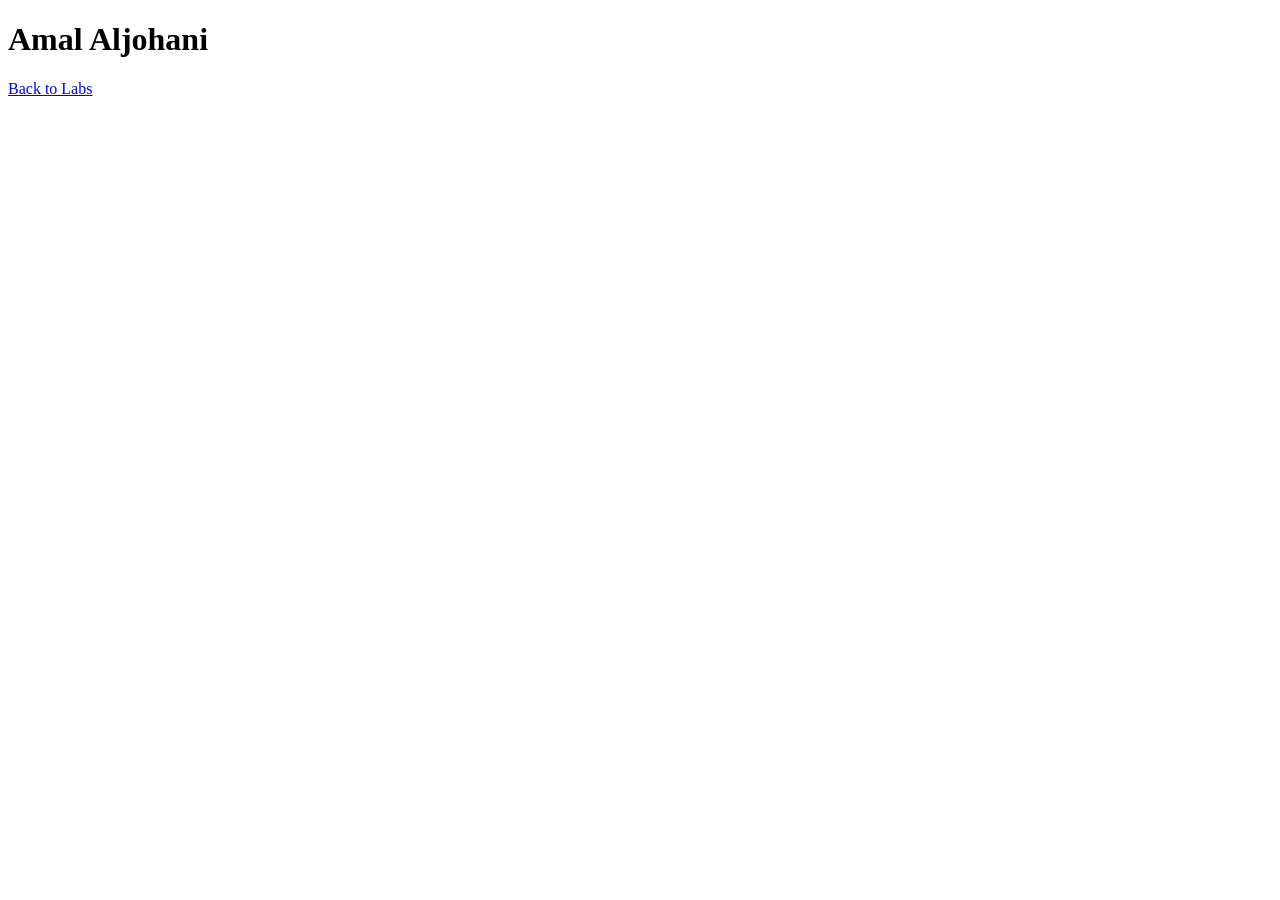
<file: Labs/Lab1.html>
<!DOCTYPE html>
<html lang="en">
<head>
    <meta charset="UTF-8">
    <meta name="viewport" content="width=device-width, initial-scale=1.0">
    <title>Lab 1</title>
</head>
<body>
    <h1>Amal Aljohani</h1>
    <a href="Labs.html">Back to Labs</a>
</body>
</html>
</file>
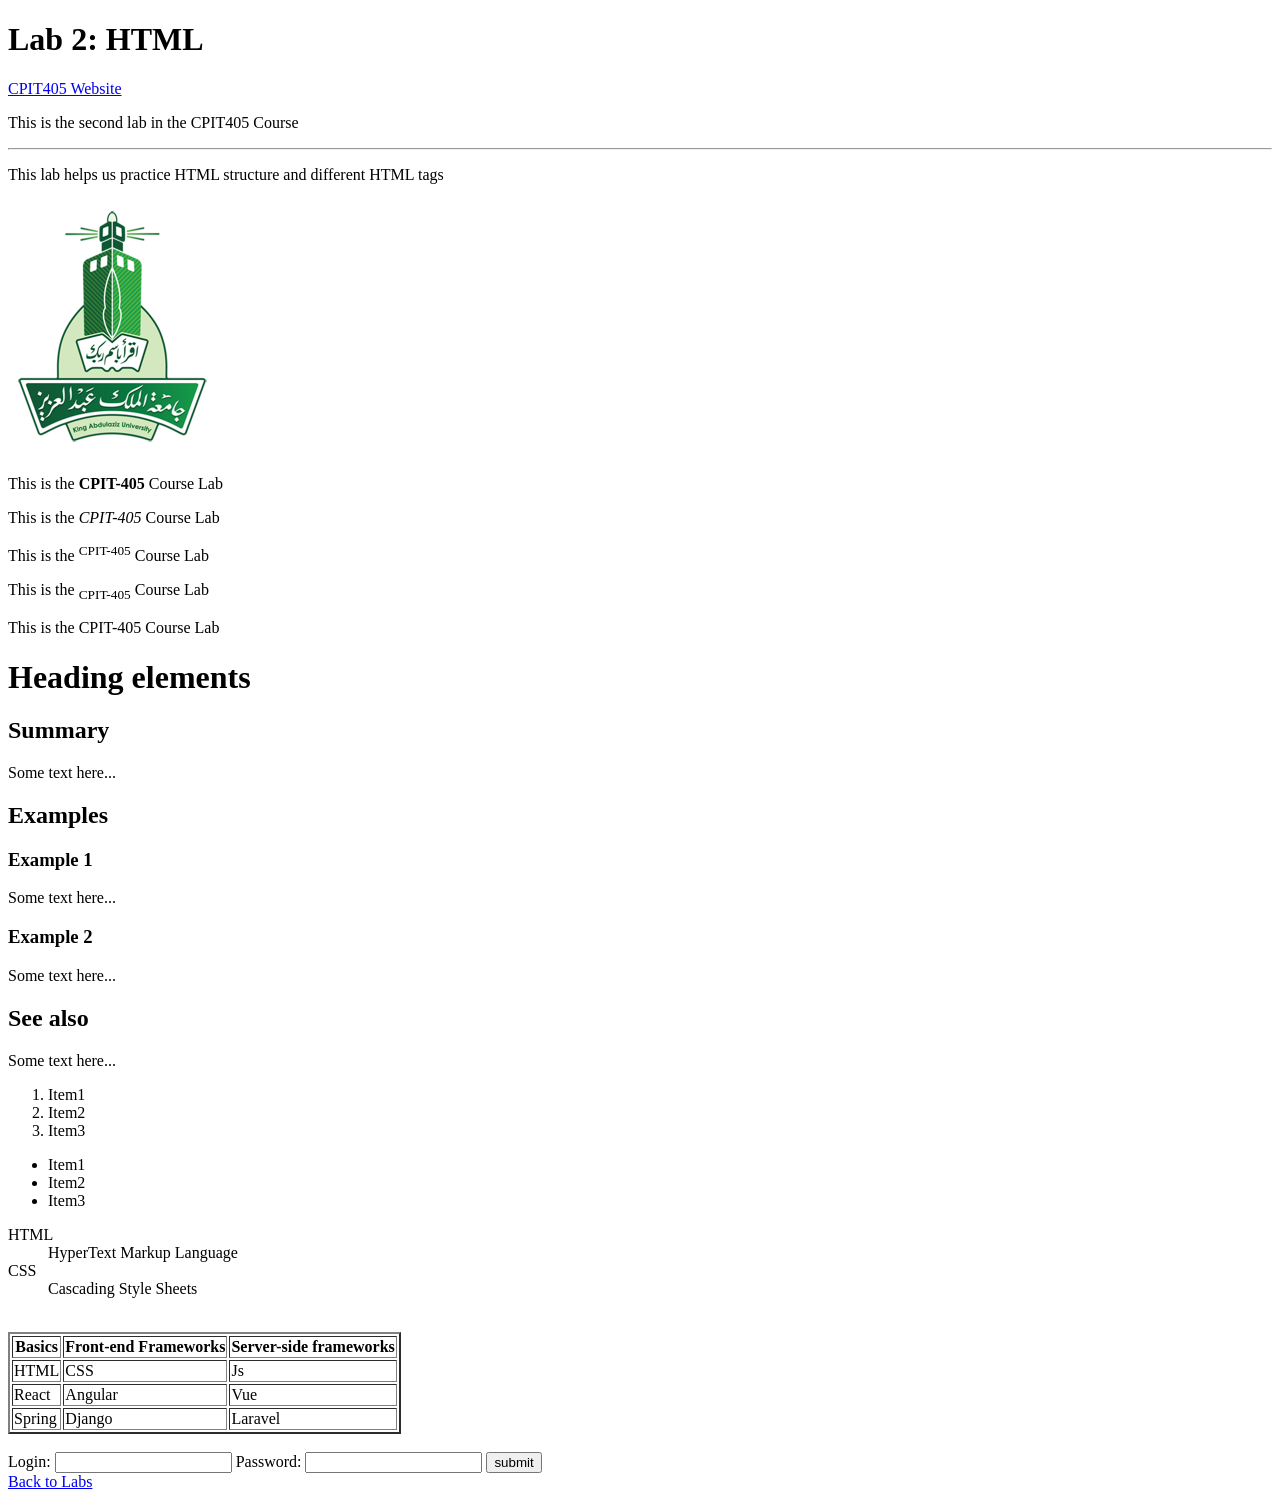
<file: Labs/Lab2.html>
<!DOCTYPE html>  
<html>  
 <head>  
   <meta charset="utf-8">  
   <title>CPIT-405 lab 2</title>  
 </head>  
 <body>  
   <h1>Lab 2: HTML</h1>
   <a href="https://cpit405.gitlab.io">CPIT405 Website</a>
   <p>This is the second lab in the CPIT405 Course</p>
   <hr>
   <p>This lab helps us practice HTML structure and different HTML tags</p>
   <a href = "https://www.kau.edu.sa">
   <img src="KAU.png" alt="sample image" width =200>
   </a>
   <p>This is the <strong>CPIT-405</strong> Course Lab</p>
   <p>This is the <em>CPIT-405</em> Course Lab</p>
   <p>This is the <sup>CPIT-405</sup> Course Lab</p>
   <p>This is the <sub>CPIT-405</sub> Course Lab</p>
   <p>This is the <span>CPIT-405</span> Course Lab</p>

   <h1>Heading elements</h1>
   <h2>Summary</h2>
   <p>Some text here... </p>
   <h2>Examples</h2>
   <h3>Example 1</h3>
   <p>Some text here... </p>
   <h3>Example 2</h3>
   <p>Some text here... </p>
   <h2>See also</h2>
   <p>Some text here... </p>

   <ol>
    <li>Item1</li>
    <li>Item2</li>
    <li>Item3</li>
   </ol>

   <ul>
    <li>Item1</li>
    <li>Item2</li>
    <li>Item3</li>
   </ul>

   <dl>
    <dt>HTML</dt>
    <dd>HyperText Markup Language</dd>
    <dt>CSS</dt>
    <dd>Cascading Style Sheets</dd>
   </dl>
   <br>

   <table border ="2">
    <tr>
        <th>Basics</th>
        <th>Front-end Frameworks</th>
        <th>Server-side frameworks</th>
    </tr>
    <tr>
        <td>HTML</td>
        <td>CSS</td>
        <td>Js</td>
    </tr>
     <tr>
        <td>React</td>
        <td>Angular</td>
        <td>Vue</td>
    </tr>
    <tr>
        <td>Spring</td>
        <td>Django</td>
        <td>Laravel</td>
    </tr>
   </table>
   <br>
   <form>
    <label>Login:</label>
    <input Type="text" name="login">
    
    <label>Password:</label>
    <input Type="password" name="password">
    <input type="submit" value="submit">
   </form>
   <a href="Labs.html">Back to Labs</a>
 </body>  
</html>
</file>
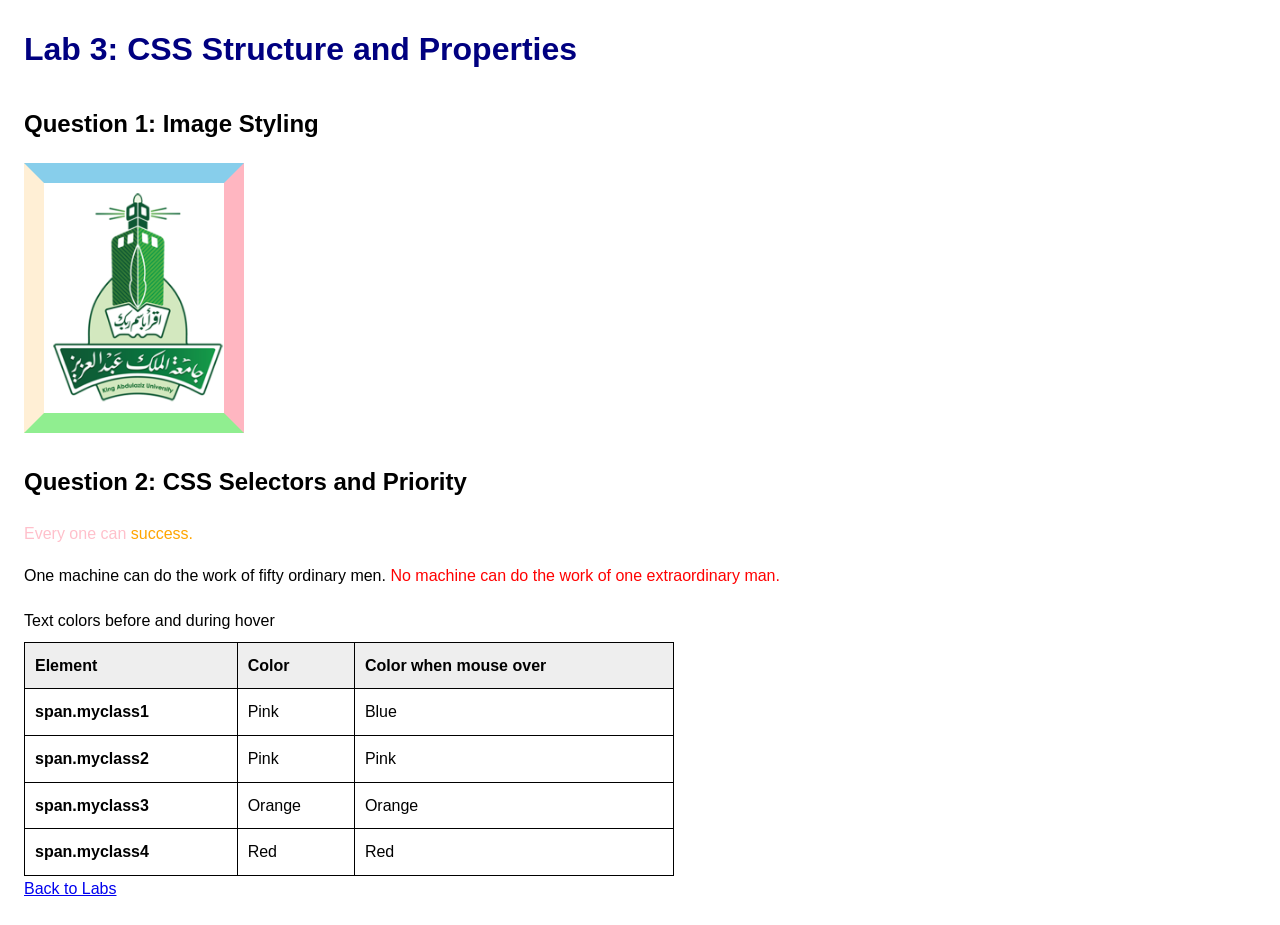
<file: Labs/Lab3.html>
<!DOCTYPE html>
<html lang="en">

<head>
    <meta charset="UTF-8">
    <meta name="viewport" content="width=device-width, initial-scale=1.0">
    <title>CPIT405 - Lab 3</title>

    <link rel="stylesheet" href="Lab3.css">

    <style>
        p>span {
            color: red;
        }

        #header span {
            color: pink;
        }

        span {
            color: green;
        }

        #header *:last-child {
            color: orange;
        }

        #header span:first-child:hover {
            color: blue;
        }
    </style>
</head>

<body>
    <h1 style="color: navy;">Lab 3: CSS Structure and Properties</h1>

    <h2>Question 1: Image Styling</h2>

    <div class="image-preview">
        <img src="KAU.png" alt="King Abdulaziz University logo">
    </div>

    <h2>Question 2: CSS Selectors and Priority</h2>

    <div id="header">
        <span class="myclass1">Every</span>
        <span class="myclass2">one can</span>
        <span class="myclass3">success.</span>
    </div>

    <p>
        One machine can do the work of fifty ordinary men.
        <span class="myclass4">No machine can do the work of one extraordinary man.</span>
    </p>

    <table>
        <caption>Text colors before and during hover</caption>
        <thead>
            <tr>
                <th scope="col">Element</th>
                <th scope="col">Color</th>
                <th scope="col">Color when mouse over</th>
            </tr>
        </thead>
        <tbody>
            <tr>
                <th scope="row">span.myclass1</th>
                <td>Pink</td>
                <td>Blue</td>
            </tr>
            <tr>
                <th scope="row">span.myclass2</th>
                <td>Pink</td>
                <td>Pink</td>
            </tr>
            <tr>
                <th scope="row">span.myclass3</th>
                <td>Orange</td>
                <td>Orange</td>
            </tr>
            <tr>
                <th scope="row">span.myclass4</th>
                <td>Red</td>
                <td>Red</td>
            </tr>
        </tbody>
    </table>
    <a href="Labs.html">Back to Labs</a>
</body>

</html>
</file>
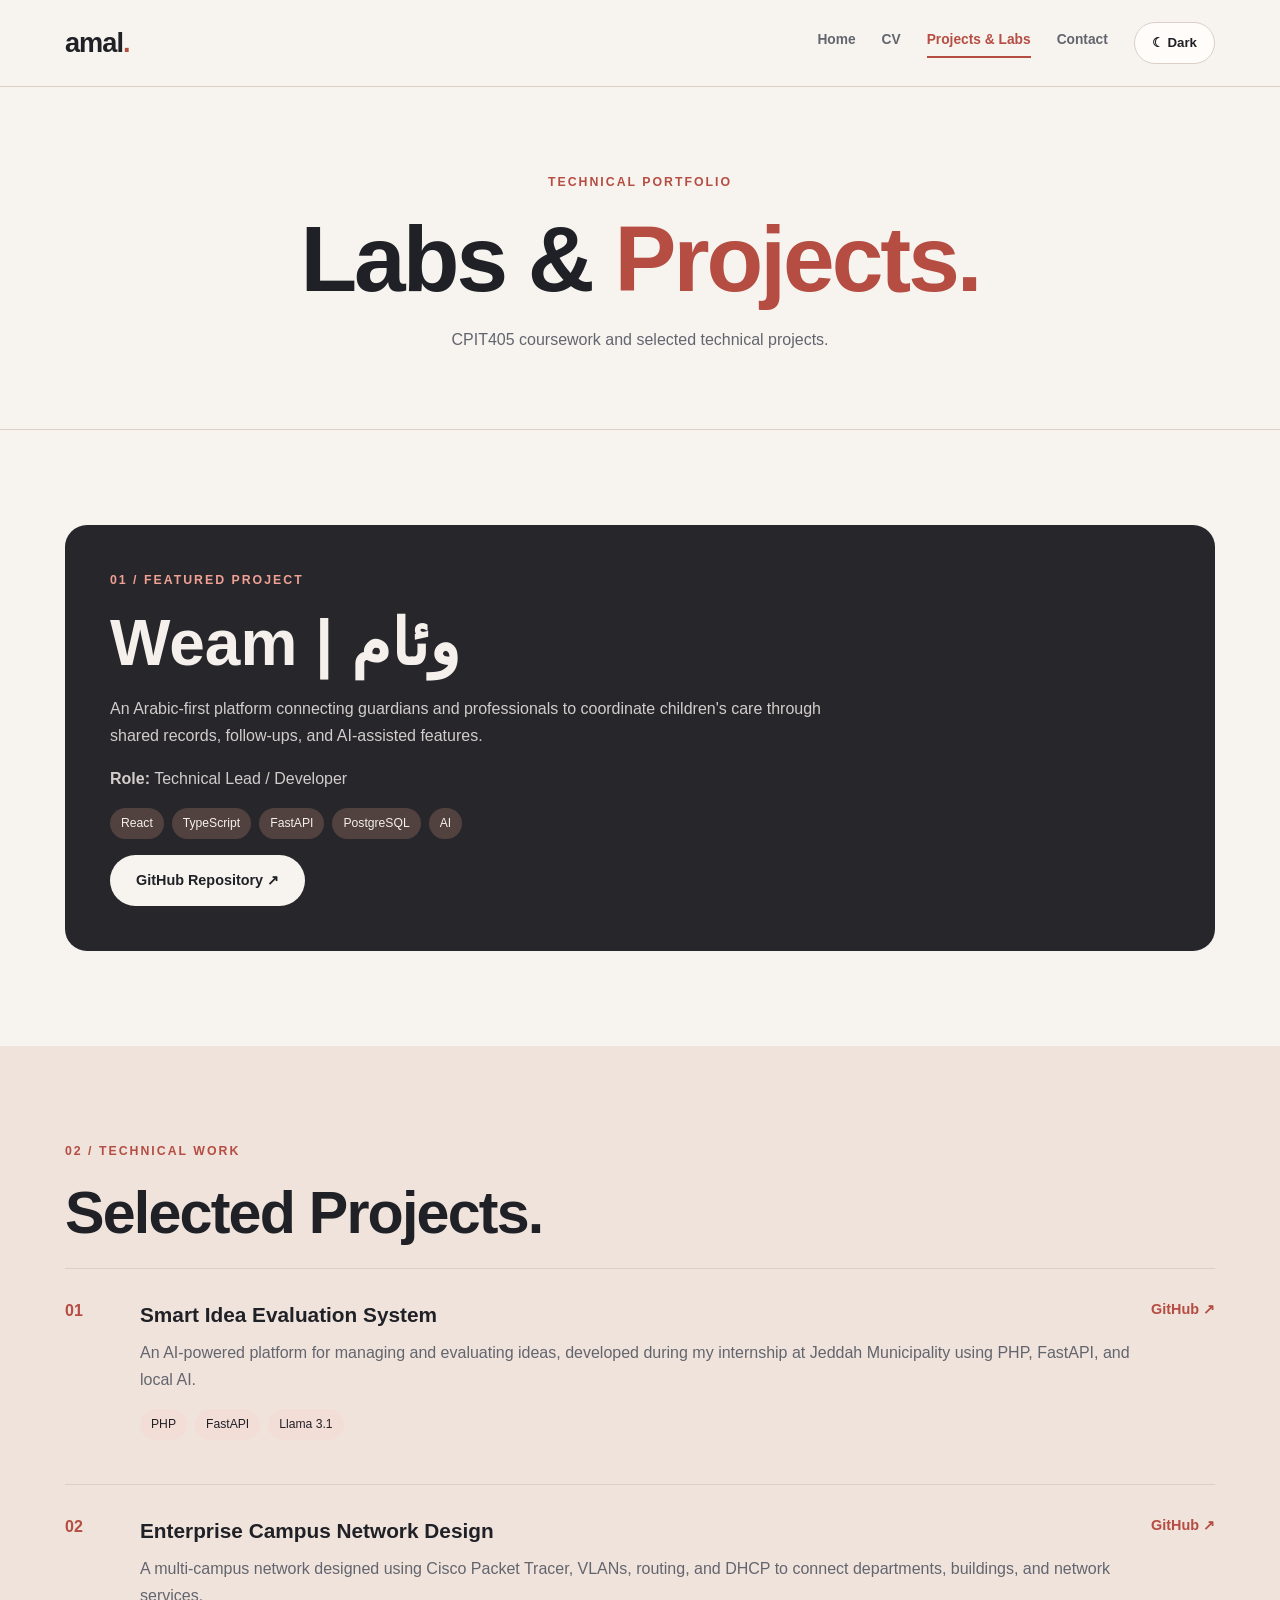
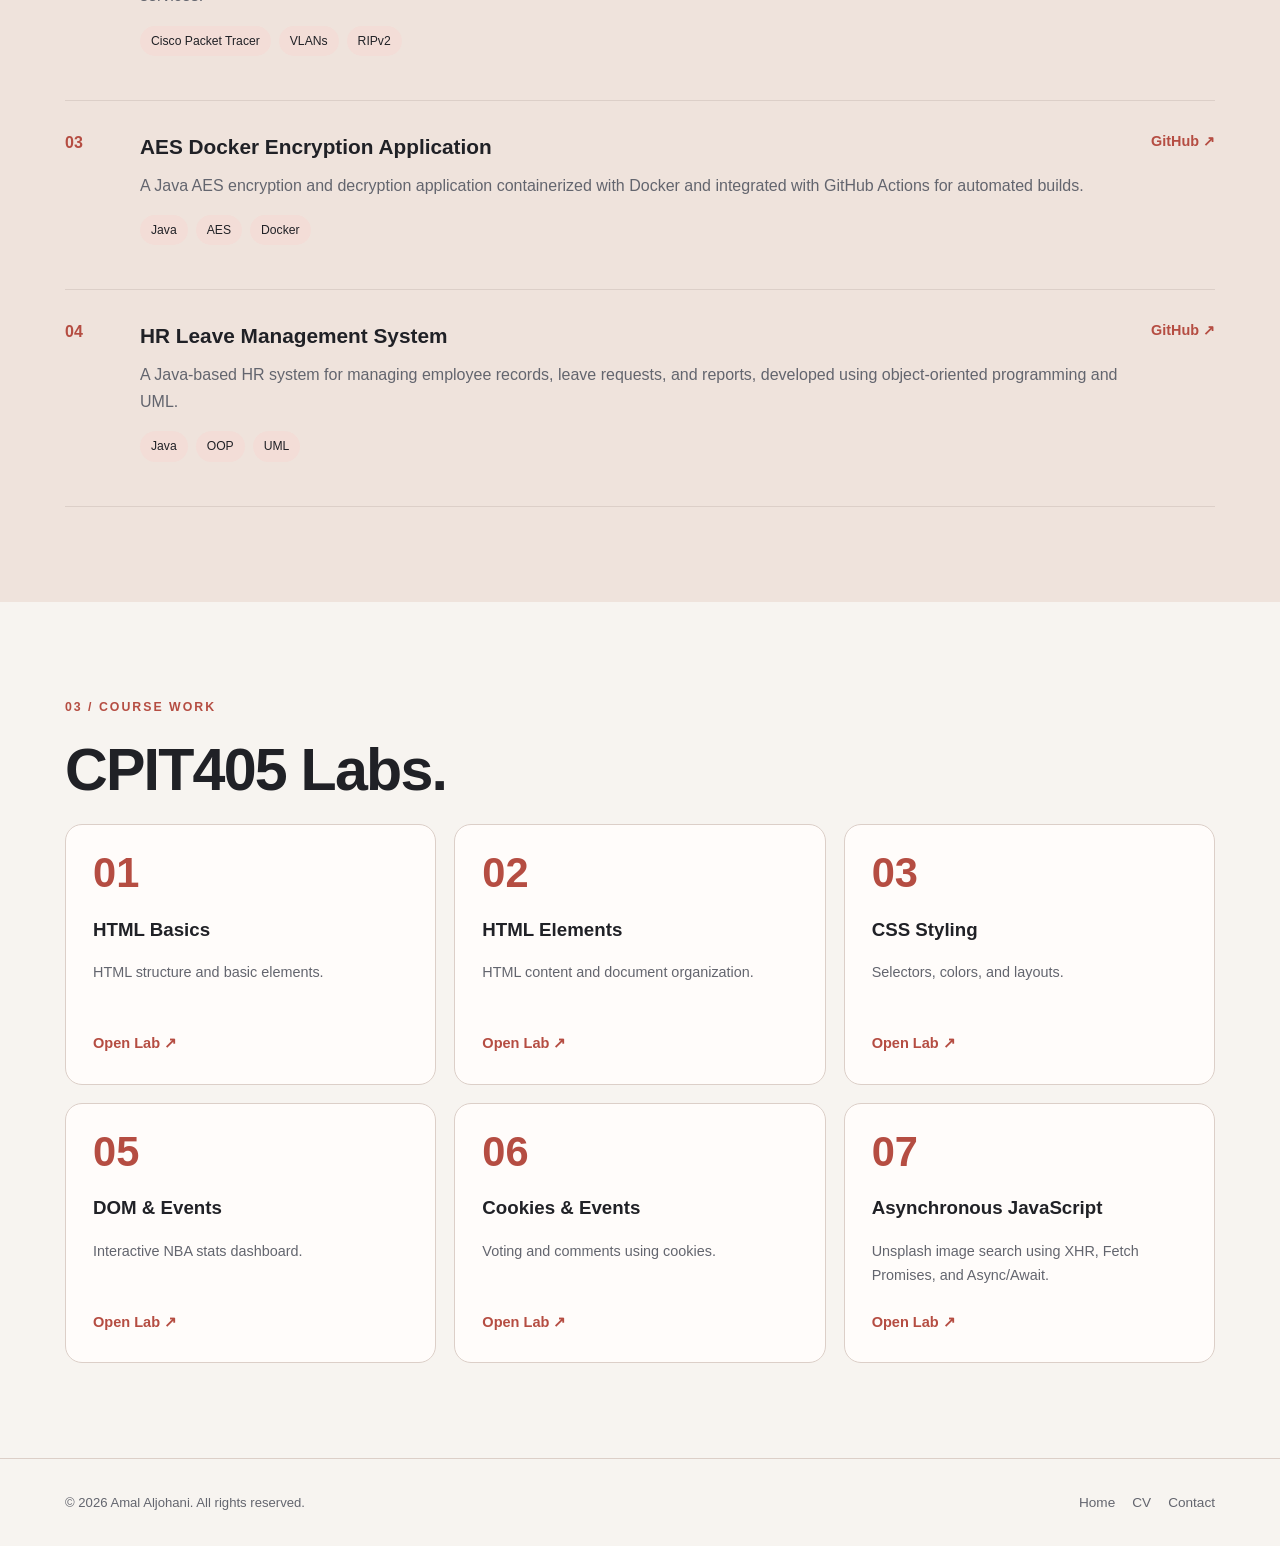
<file: Labs/Labs.html>
<!DOCTYPE html>
<html lang="en">

<head>
    <meta charset="UTF-8">
    <meta name="viewport" content="width=device-width, initial-scale=1.0">
    <title>Projects & Labs | Amal Aljohani</title>
    <link rel="stylesheet" href="../style.css">
    <script>
        const saved = localStorage.getItem("portfolio-theme");
        document.documentElement.setAttribute("data-theme",
            saved || (matchMedia("(prefers-color-scheme: dark)").matches ? "dark" : "light"));

        function toggleTheme() {
            const current = document.documentElement.getAttribute("data-theme");
            const next = current === "dark" ? "light" : "dark";
            document.documentElement.setAttribute("data-theme", next);
            localStorage.setItem("portfolio-theme", next);
            updateThemeButton();
        }
        function updateThemeButton() {
            const button = document.getElementById("themeButton");
            if (button) button.textContent =
                document.documentElement.getAttribute("data-theme") === "dark" ? "☀ Light" : "☾ Dark";
        }
        document.addEventListener("DOMContentLoaded", updateThemeButton);
    </script>
</head>

<body>
    <header class="site-header">
        <div class="container nav-container">
            <a href="../index.html" class="logo">amal<span>.</span></a>
            <nav class="main-nav" aria-label="Main navigation">
                <a href="../index.html">Home</a>
                <a href="../cv.html">CV</a>
                <a href="Labs.html" class="active" aria-current="page">Projects & Labs</a>
                <a href="../contact.html">Contact</a>
                <button id="themeButton" class="theme-toggle" type="button" onclick="toggleTheme()">☾ Dark</button>
            </nav>
        </div>
    </header>

    <main>
        <section class="page-hero">
            <div class="container">
                <p class="section-label">Technical Portfolio</p>
                <h1>Labs & <span class="accent-text">Projects.</span></h1>
                <p>CPIT405 coursework and selected technical projects.</p>
            </div>
        </section>

        <!-- FEATURED PROJECT -->
        <section class="section" id="weam">
            <div class="container">
                <article class="project-feature">
                    <p class="section-label">01 / Featured Project</p>
                    <h2>Weam | وئام</h2>
                    <p>
                        An Arabic-first platform connecting guardians and
                        professionals to coordinate children's care through
                        shared records, follow-ups, and AI-assisted features.
                    </p>
                    <p><strong>Role:</strong> Technical Lead / Developer</p>

                    <div class="tags">
                        <span class="tag">React</span>
                        <span class="tag">TypeScript</span>
                        <span class="tag">FastAPI</span>
                        <span class="tag">PostgreSQL</span>
                        <span class="tag">AI</span>
                    </div>

                    <a class="btn btn-light" href="https://github.com/iamAmalMMA/Weam-Platform" target="_blank"
                        rel="noopener noreferrer">GitHub Repository ↗</a>
                </article>
            </div>
        </section>

        <!-- PROJECTS -->
        <section class="section section-alt" id="technical-projects">
            <div class="container">
                <p class="section-label">02 / Technical Work</p>
                <h2 class="section-heading">Selected Projects.</h2>

                <article class="project-row">
                    <span class="project-number">01</span>
                    <div>
                        <h3>Smart Idea Evaluation System</h3>
                        <p>
                            An AI-powered platform for managing and evaluating
                            ideas, developed during my internship at
                            Jeddah Municipality using PHP, FastAPI, and local AI.
                        </p>
                        <div class="tags">
                            <span class="tag">PHP</span>
                            <span class="tag">FastAPI</span>
                            <span class="tag">Llama 3.1</span>
                        </div>
                    </div>
                    <a href="https://github.com/iamAmalMMA/AI-Idea-Evaluation-System" target="_blank"
                        rel="noopener noreferrer">GitHub ↗</a>
                </article>

                <article class="project-row">
                    <span class="project-number">02</span>
                    <div>
                        <h3>Enterprise Campus Network Design</h3>
                        <p>
                            A multi-campus network designed using Cisco Packet
                            Tracer, VLANs, routing, and DHCP to connect
                            departments, buildings, and network services.
                        </p>
                        <div class="tags">
                            <span class="tag">Cisco Packet Tracer</span>
                            <span class="tag">VLANs</span>
                            <span class="tag">RIPv2</span>
                        </div>
                    </div>
                    <a href="https://github.com/iamAmalMMA/enterprise-campus-network-design" target="_blank"
                        rel="noopener noreferrer">GitHub ↗</a>
                </article>

                <article class="project-row">
                    <span class="project-number">03</span>
                    <div>
                        <h3>AES Docker Encryption Application</h3>
                        <p>
                            A Java AES encryption and decryption application
                            containerized with Docker and integrated with
                            GitHub Actions for automated builds.
                        </p>
                        <div class="tags">
                            <span class="tag">Java</span>
                            <span class="tag">AES</span>
                            <span class="tag">Docker</span>
                        </div>
                    </div>
                    <a href="https://github.com/iamAmalMMA/aes-docker-encryption" target="_blank"
                        rel="noopener noreferrer">GitHub ↗</a>
                </article>

                <article class="project-row">
                    <span class="project-number">04</span>
                    <div>
                        <h3>HR Leave Management System</h3>
                        <p>
                            A Java-based HR system for managing employee
                            records, leave requests, and reports, developed
                            using object-oriented programming and UML.
                        </p>
                        <div class="tags">
                            <span class="tag">Java</span>
                            <span class="tag">OOP</span>
                            <span class="tag">UML</span>
                        </div>
                    </div>
                    <a href="https://github.com/iamAmalMMA/hr-leave-management-system" target="_blank"
                        rel="noopener noreferrer">GitHub ↗</a>
                </article>
            </div>
        </section>

        <!-- COURSEWORK -->
        <section class="section" id="coursework">
            <div class="container">
                <p class="section-label">03 / Course Work</p>
                <h2 class="section-heading">CPIT405 Labs.</h2>

                <div class="lab-grid">
                    <article class="lab-card">
                        <span class="lab-number">01</span>
                        <h3>HTML Basics</h3>
                        <p>HTML structure and basic elements.</p>
                        <a href="Lab1.html" class="text-link">Open Lab ↗</a>
                    </article>

                    <article class="lab-card">
                        <span class="lab-number">02</span>
                        <h3>HTML Elements</h3>
                        <p>HTML content and document organization.</p>
                        <a href="Lab2.html" class="text-link">Open Lab ↗</a>
                    </article>

                    <article class="lab-card">
                        <span class="lab-number">03</span>
                        <h3>CSS Styling</h3>
                        <p>Selectors, colors, and layouts.</p>
                        <a href="Lab3.html" class="text-link">Open Lab ↗</a>
                    </article>

                    <article class="lab-card">
                        <span class="lab-number">05</span>
                        <h3>DOM & Events</h3>
                        <p>Interactive NBA stats dashboard.</p>
                        <a href="Lab5/index.html" class="text-link">Open Lab ↗</a>
                    </article>

                    <article class="lab-card">
                        <span class="lab-number">06</span>
                        <h3>Cookies & Events</h3>
                        <p>Voting and comments using cookies.</p>
                        <a href="Lab6/index.html" class="text-link">Open Lab ↗</a>
                    </article>
                    <article class="lab-card">
                        <span class="lab-number">07</span>
                        <h3>Asynchronous JavaScript</h3>
                        <p>Unsplash image search using XHR, Fetch Promises, and Async/Await.</p>
                        <a href="Lab7/index.html" class="text-link">Open Lab ↗</a>
                    </article>
                </div>
            </div>
        </section>
    </main>

    <footer class="site-footer">
        <div class="container footer-content">
            <p>© 2026 Amal Aljohani. All rights reserved.</p>
            <div class="footer-links"> <a href="../index.html">Home</a>
                <a href="../cv.html">CV</a>
                <a href="../contact.html">Contact</a>
            </div>
        </div>
    </footer>
</body>

</html>
</file>
<file: style.css>
/* LIGHT MODE */
:root {
    --bg: #F7F4F0;
    --surface: #FFFCFA;
    --alternate: #EFE3DC;
    --text: #202126;
    --muted: #63656E;
    --accent: #B54D42;
    --accent-soft: #F3DDD7;
    --border: #DCCFC8;
    --dark-panel: #26262B;
    --dark-panel-text: #F5F0EC;
    --shadow: 0 12px 35px rgba(40, 28, 25, 0.06);
}

/* DARK MODE */
html[data-theme="dark"] {
    --bg: #15171B;
    --surface: #252A31;
    --alternate: #302D2C;
    --text: #F5F0EC;
    --muted: #C7C0B9;
    --accent: #ED7B6D;
    --accent-soft: #42302F;
    --border: #50423E;
    --dark-panel: #292D34;
    --dark-panel-text: #F5F0EC;
    --shadow: 0 12px 35px rgba(0, 0, 0, 0.12);
}

/* RESET */
* {
    box-sizing: border-box;
}

html {
    scroll-behavior: smooth;
}

body {
    margin: 0;
    background: var(--bg);
    color: var(--text);
    font-family: Arial, Helvetica, sans-serif;
    line-height: 1.7;
    transition: background-color 0.25s, color 0.25s;
}

a {
    color: inherit;
    text-decoration: none;
}

button,
input,
textarea {
    font: inherit;
}

button,
a,
input,
textarea {
    transition: background-color 0.2s, color 0.2s,
        border-color 0.2s, transform 0.2s;
}

a:focus-visible,
button:focus-visible,
input:focus-visible,
textarea:focus-visible {
    outline: 3px solid var(--accent);
    outline-offset: 4px;
}

img {
    max-width: 100%;
    height: auto;
}

.container {
    width: 90%;
    max-width: 1150px;
    margin: 0 auto;
}

.section {
    padding: 95px 0;
}

.section-alt {
    background: var(--alternate);
}

.section-label {
    margin: 0 0 18px;
    color: var(--accent);
    font-size: 0.77rem;
    font-weight: bold;
    letter-spacing: 2px;
    text-transform: uppercase;
}

.section-heading {
    margin: 0 0 20px;
    font-size: clamp(2rem, 5vw, 3.7rem);
    font-weight: 800;
    line-height: 1.15;
    letter-spacing: -1.8px;
}

.section-intro {
    max-width: 720px;
    color: var(--muted);
    margin-bottom: 35px;
}

/* HEADER AND NAVIGATION */
.site-header {
    border-bottom: 1px solid var(--border);
    background: var(--bg);
}

.nav-container {
    min-height: 86px;
    display: flex;
    justify-content: space-between;
    align-items: center;
    gap: 22px;
}

.logo {
    font-size: 1.7rem;
    font-weight: 900;
    letter-spacing: -1px;
}

.logo span {
    color: var(--accent);
}

.main-nav {
    display: flex;
    align-items: center;
    gap: 26px;
    flex-wrap: wrap;
}

.main-nav a {
    color: var(--muted);
    font-size: 0.86rem;
    font-weight: bold;
    padding-bottom: 5px;
    border-bottom: 2px solid transparent;
}

.main-nav a:hover,
.main-nav a.active {
    color: var(--accent);
    border-bottom-color: var(--accent);
}

.theme-toggle {
    background: var(--surface);
    color: var(--text);
    border: 1px solid var(--border);
    border-radius: 30px;
    padding: 9px 17px;
    cursor: pointer;
    font-size: 0.83rem;
    font-weight: bold;
}

.theme-toggle:hover {
    background: var(--alternate);
}

/* BUTTONS */
.btn {
    display: inline-block;
    border-radius: 50px;
    padding: 12px 25px;
    border: 1px solid transparent;
    font-size: 0.9rem;
    font-weight: bold;
    text-align: center;
    cursor: pointer;
}

.btn:hover {
    transform: translateY(-3px);
}

.btn-primary {
    color: #FFFFFF;
    background: #B54D42;
}

html[data-theme="dark"] .btn-primary {
    background: #ED7B6D;
    color: #15171B;
}

.btn-outline {
    border-color: var(--border);
    color: var(--text);
    background: transparent;
}

.btn-outline:hover {
    border-color: var(--accent);
    color: var(--accent);
}

.btn-light {
    background: #F7F4F0;
    color: #202126;
}

.btn-row {
    display: flex;
    justify-content: center;
    flex-wrap: wrap;
    gap: 14px;
    margin-top: 28px;
}

.text-link {
    color: var(--accent);
    font-weight: bold;
    font-size: 0.91rem;
}

.text-link:hover {
    text-decoration: underline;
}

/* HOMEPAGE HERO */
.hero {
    position: relative;
    overflow: hidden;
    text-align: center;
    padding: 125px 20px 135px;
}

.hero-content {
    position: relative;
    z-index: 2;
    max-width: 850px;
    margin: 0 auto;
}

.hero h1 {
    margin: 12px 0;
    font-size: clamp(3.4rem, 10vw, 7.8rem);
    line-height: 0.98;
    font-weight: 900;
    letter-spacing: -5px;
}

.hero-subtitle {
    margin: 25px auto 12px;
    font-size: clamp(1.15rem, 2.8vw, 1.8rem);
    font-weight: 600;
}

.hero-description {
    max-width: 630px;
    margin: 0 auto;
    color: var(--muted);
}

.accent-text {
    color: var(--accent);
}

/* Subtle circles and technical details */
.hero::before {
    content: "";
    position: absolute;
    width: 470px;
    height: 470px;
    border: 1px solid var(--accent);
    border-radius: 50%;
    top: -250px;
    right: -160px;
    opacity: 0.12;
    pointer-events: none;
}

.hero::after {
    content: "";
    position: absolute;
    width: 330px;
    height: 330px;
    border: 1px solid var(--accent);
    border-radius: 50%;
    bottom: -200px;
    left: -130px;
    opacity: 0.10;
    pointer-events: none;
}

.hero .hero-line {
    width: 65px;
    height: 3px;
    margin: 27px auto;
    background: var(--accent);
    border-radius: 10px;
}

/* HOME HIGHLIGHTS */
.highlight-grid {
    display: grid;
    grid-template-columns: 1.5fr 1fr;
    gap: 22px;
}

.highlight-card {
    position: relative;
    overflow: hidden;
    background: var(--surface);
    border: 1px solid var(--border);
    border-radius: 20px;
    padding: 35px;
    box-shadow: var(--shadow);
}

.highlight-card h3 {
    margin: 12px 0;
    font-size: clamp(1.5rem, 3vw, 2.3rem);
    line-height: 1.2;
}

.highlight-card p {
    color: var(--muted);
}

.highlight-card:hover,
.lab-card:hover {
    transform: translateY(-5px);
}

.highlight-card,
.lab-card {
    transition: transform 0.25s, border-color 0.25s;
}

.featured-highlight {
    background: var(--dark-panel);
    color: var(--dark-panel-text);
    min-height: 315px;
}

.featured-highlight p {
    color: #CEC9C5;
}

.featured-highlight .section-label {
    color: #F1A094;
}

.featured-highlight::after {
    content: "";
    position: absolute;
    width: 240px;
    height: 240px;
    border: 1px solid #ED7B6D;
    border-radius: 50%;
    right: -100px;
    bottom: -125px;
    opacity: 0.16;
}

.featured-highlight a {
    color: #F1A094;
}

.highlight-meta {
    font-size: 0.84rem;
    letter-spacing: 0.3px;
}

.full-highlight {
    grid-column: 1 / -1;
}

/* DOMAIN GRID */
.domain-grid {
    display: grid;
    grid-template-columns: repeat(4, 1fr);
    gap: 15px;
}

.domain-item {
    border-top: 2px solid var(--accent);
    padding: 20px 10px 18px 0;
}

.domain-item .number {
    display: block;
    color: var(--accent);
    font-size: 0.78rem;
    margin-bottom: 14px;
}

.domain-item h3 {
    margin: 0;
    font-size: 1.1rem;
}

/* GENERAL CONTENT */
.page-hero {
    position: relative;
    overflow: hidden;
    text-align: center;
    padding: 85px 0 75px;
    border-bottom: 1px solid var(--border);
}

.page-hero h1 {
    font-size: clamp(3rem, 8vw, 5.8rem);
    line-height: 1.05;
    letter-spacing: -3px;
    margin: 10px 0 18px;
}

.page-hero p:last-child {
    max-width: 650px;
    color: var(--muted);
    margin: 0 auto;
}

.card {
    background: var(--surface);
    border: 1px solid var(--border);
    border-radius: 18px;
    padding: 28px;
}

.card h3 {
    margin-top: 0;
}

.card p {
    color: var(--muted);
}

.tags {
    display: flex;
    flex-wrap: wrap;
    gap: 8px;
    margin: 16px 0;
}

.tag {
    display: inline-block;
    padding: 5px 11px;
    border-radius: 30px;
    background: var(--accent-soft);
    color: var(--text);
    font-size: 0.76rem;
}

.small-muted {
    color: var(--muted);
    font-size: 0.88rem;
}

.bullet-list {
    padding-left: 20px;
}

.bullet-list li {
    margin-bottom: 10px;
}

/* CV TWO-COLUMN LAYOUT */
.cv-layout {
    display: grid;
    grid-template-columns: 290px minmax(0, 1fr);
    gap: 34px;
    align-items: start;
}

.cv-sidebar {
    background: var(--alternate);
    padding: 28px;
    border-radius: 20px;
}

.cv-sidebar section+section {
    border-top: 1px solid var(--border);
    margin-top: 28px;
    padding-top: 24px;
}

.cv-sidebar h2 {
    font-size: 1.05rem;
    margin: 0 0 15px;
}

.cv-sidebar h3 {
    margin: 16px 0 5px;
    font-size: 0.88rem;
}

.cv-sidebar p,
.cv-sidebar li {
    font-size: 0.85rem;
    color: var(--muted);
}

.cv-sidebar ul {
    padding-left: 18px;
}

.cv-main {
    min-width: 0;
}

.cv-section {
    margin-bottom: 65px;
}

.cv-section h2 {
    margin: 0 0 20px;
    font-size: 2rem;
    letter-spacing: -1px;
}

.cv-section h3 {
    margin-bottom: 8px;
}

.cv-section p {
    color: var(--muted);
}

.cv-entry {
    border-top: 1px solid var(--border);
    padding: 24px 0;
}

.cv-entry:first-of-type {
    border-top: 2px solid var(--accent);
}

.entry-meta {
    color: var(--accent);
    font-size: 0.85rem;
    font-weight: bold;
}

/* INTERNSHIP CASE STUDY */
.case-study {
    padding: 28px;
    background: var(--surface);
    border: 1px solid var(--border);
    border-radius: 18px;
}

.case-study h3 {
    font-size: 1.8rem;
    line-height: 1.25;
}

.case-grid {
    display: grid;
    grid-template-columns: 1fr 1fr;
    gap: 14px;
    margin-top: 25px;
}

.case-item {
    padding: 20px;
    background: var(--alternate);
    border-radius: 12px;
}

.case-item h4 {
    margin: 0 0 10px;
}

.case-item p {
    margin: 0;
    font-size: 0.89rem;
}

/* CERTIFICATIONS */
.pathway {
    padding: 25px;
    border: 1px solid var(--border);
    background: var(--surface);
    border-radius: 16px;
    margin-bottom: 20px;
}

.pathway h3 {
    margin: 0 0 5px;
    font-size: 1.2rem;
}

.pathway>p {
    margin-top: 0;
}

.credential-row {
    display: flex;
    justify-content: space-between;
    align-items: flex-start;
    gap: 15px;
    border-top: 1px solid var(--border);
    padding: 16px 0;
}

.credential-row:last-child {
    padding-bottom: 0;
}

.credential-row strong {
    display: block;
    line-height: 1.4;
}

.credential-row span {
    display: block;
    font-size: 0.81rem;
    color: var(--muted);
    margin-top: 5px;
}

.credential-row a {
    flex-shrink: 0;
    color: var(--accent);
    font-size: 0.82rem;
    font-weight: bold;
}

.credential-row a:hover {
    text-decoration: underline;
}

/* PROJECTS */
.project-feature {
    background: var(--dark-panel);
    color: var(--dark-panel-text);
    border-radius: 22px;
    padding: 45px;
}

.project-feature h2 {
    font-size: clamp(2.5rem, 5vw, 4.3rem);
    margin: 15px 0;
    line-height: 1.1;
}

.project-feature p {
    color: #D2CDCA;
    max-width: 750px;
}

.project-feature .section-label {
    color: #F1A094;
}

.project-feature .tag {
    color: #F5F0EC;
    background: #51413F;
}

.feature-grid {
    display: grid;
    grid-template-columns: repeat(3, 1fr);
    gap: 13px;
    margin: 30px 0;
}

.feature-item {
    border: 1px solid #625552;
    border-radius: 12px;
    padding: 18px;
}

.feature-item h3 {
    margin: 0 0 8px;
    font-size: 1rem;
}

.feature-item p {
    font-size: 0.87rem;
    margin: 0;
}

.project-row {
    display: grid;
    grid-template-columns: 55px 1fr auto;
    gap: 20px;
    align-items: start;
    padding: 28px 0;
    border-bottom: 1px solid var(--border);
}

.project-row:first-of-type {
    border-top: 1px solid var(--border);
}

.project-number {
    color: var(--accent);
    font-weight: bold;
}

.project-row h3 {
    margin: 0 0 7px;
    font-size: 1.3rem;
}

.project-row p {
    margin: 0;
    color: var(--muted);
}

.project-row a {
    color: var(--accent);
    font-weight: bold;
    font-size: 0.9rem;
}

/* COURSEWORK */
.lab-grid {
    display: grid;
    grid-template-columns: repeat(3, 1fr);
    gap: 18px;
}

.lab-card {
    background: var(--surface);
    border: 1px solid var(--border);
    border-radius: 17px;
    padding: 27px;
}

.lab-number {
    font-size: 2.6rem;
    line-height: 1;
    font-weight: 900;
    color: var(--accent);
}

.lab-card h3 {
    margin-bottom: 8px;
}

.lab-card p {
    color: var(--muted);
    min-height: 55px;
    font-size: 0.9rem;
}

.status {
    display: inline-block;
    color: var(--muted);
    font-size: 0.77rem;
    padding: 4px 10px;
    border: 1px solid var(--border);
    border-radius: 20px;
    margin-bottom: 12px;
}

/* CONTACT */
.contact-intro {
    max-width: 750px;
    margin: 0 auto;
    text-align: center;
}

.contact-grid {
    display: grid;
    grid-template-columns: 0.8fr 1.2fr;
    gap: 35px;
    align-items: start;
}

.contact-details {
    display: grid;
    gap: 14px;
}

.contact-link {
    background: var(--surface);
    border: 1px solid var(--border);
    border-radius: 14px;
    padding: 20px;
    overflow-wrap: anywhere;
}

.contact-link span {
    color: var(--muted);
    display: block;
    font-size: 0.82rem;
}

.contact-link a {
    color: var(--accent);
    font-weight: bold;
}

.contact-form {
    background: var(--surface);
    padding: 35px;
    border: 1px solid var(--border);
    border-radius: 20px;
}

.form-group {
    margin-bottom: 20px;
}

.form-group label {
    display: block;
    font-weight: bold;
    margin-bottom: 8px;
    font-size: 0.9rem;
}

.form-group input,
.form-group textarea {
    width: 100%;
    padding: 13px 15px;
    color: var(--text);
    background: var(--bg);
    border: 1px solid var(--border);
    border-radius: 9px;
}

.form-group textarea {
    resize: vertical;
    min-height: 150px;
}

/* FOOTER */
.site-footer {
    border-top: 1px solid var(--border);
    padding: 32px 0;
}

.footer-content {
    display: flex;
    align-items: center;
    justify-content: space-between;
    gap: 15px;
    flex-wrap: wrap;
}

.footer-content p {
    color: var(--muted);
    font-size: 0.82rem;
    margin: 0;
}

.footer-links {
    display: flex;
    gap: 17px;
}

.footer-links a {
    color: var(--muted);
    font-size: 0.85rem;
}

.footer-links a:hover {
    color: var(--accent);
}

/* TABLET */
@media (max-width: 900px) {
    .cv-layout {
        grid-template-columns: 1fr;
    }

    .cv-sidebar {
        display: grid;
        grid-template-columns: repeat(2, 1fr);
        gap: 20px;
    }

    .cv-sidebar section+section {
        margin-top: 0;
        padding-top: 0;
        border-top: none;
    }

    .domain-grid {
        grid-template-columns: repeat(2, 1fr);
    }

    .lab-grid,
    .feature-grid {
        grid-template-columns: repeat(2, 1fr);
    }
}

/* MOBILE */
@media (max-width: 650px) {
    .container {
        width: 92%;
    }

    .section {
        padding: 65px 0;
    }

    .nav-container {
        flex-direction: column;
        padding: 17px 0;
        gap: 12px;
    }

    .main-nav {
        justify-content: center;
        gap: 13px;
    }

    .main-nav a {
        font-size: 0.78rem;
    }

    .theme-toggle {
        padding: 7px 12px;
    }

    .hero {
        padding: 90px 12px 105px;
    }

    .hero h1 {
        letter-spacing: -2.5px;
    }

    .highlight-grid,
    .case-grid,
    .contact-grid {
        grid-template-columns: 1fr;
    }

    .domain-grid,
    .lab-grid,
    .feature-grid {
        grid-template-columns: 1fr;
    }

    .full-highlight {
        grid-column: auto;
    }

    .cv-sidebar {
        display: block;
    }

    .cv-sidebar section+section {
        border-top: 1px solid var(--border);
        margin-top: 25px;
        padding-top: 20px;
    }

    .project-feature {
        padding: 25px;
    }

    .project-row {
        grid-template-columns: 36px 1fr;
    }

    .project-row>a {
        grid-column: 2;
    }

    .credential-row {
        flex-direction: column;
        gap: 6px;
    }

    .contact-form {
        padding: 22px;
    }

    .page-hero {
        padding: 65px 0;
    }

    .footer-content {
        flex-direction: column;
        text-align: center;
    }
}

@media (prefers-reduced-motion: reduce) {
    html {
        scroll-behavior: auto;
    }

    *,
    *::before,
    *::after {
        transition: none !important;
        animation: none !important;
    }
}
</file>
<file: Labs/Lab5/styles.css>
body {
    font-family: Arial, sans-serif;
    background-color: #f4f4f4;
    color: #333;
    margin: 0;
    padding: 0;
}

.container {
    width: 80%;
    margin: 0 auto;
    padding: 20px;
}

header {
    display: flex;
    justify-content: space-between;
    align-items: center;
}

#search {
    padding: 10px;
    border: 1px solid #ccc;
    border-radius: 4px;
    width: 200px;
    margin-right: 10px;
}

#team-filter {
    padding: 10px;
    border: 1px solid #ccc;
    border-radius: 4px;
    width: 150px;
}

.table-filters {
    display: flex;
    align-items: center;
    margin-bottom: 20px;
}

table {
    width: 100%;
    border-collapse: collapse;
}

th,
td {
    padding: 10px;
    border: 1px solid #ddd;
    text-align: left;
}

th {
    cursor: pointer;
}

.dark-mode {
    background-color: #333;
    color: #f4f4f4;
}

.dark-mode table {
    border-color: #555;
}

.dark-mode th,
.dark-mode td {
    border-color: #555;
}

.dark-mode table {
    background-color: #20384d;
    color: #ffffff;
}

.dark-mode th {
    background-color: #304d65;
    color: #ffffff;
}

.dark-mode td {
    border-color: #50657a;
}

.dark-mode input,
.dark-mode select {
    background-color: #20384d;
    color: #ffffff;
    border: 1px solid #50657a;
}
.highlight-row td {
    background-color: #d9eaf7;
    color: #152637;
}

.dark-mode .highlight-row td {
    background-color: #41617d;
    color: #ffffff;
}
</file>
<file: Labs/Lab6/styles.css>
/* General Page Styling */

body {
    font-family: Arial, sans-serif;
    background-color: #f4f4f4;
    margin: 20px;
    color: #222;
}

h1 {
    text-align: center;
}

.container {
    max-width: 650px;
    margin: 30px auto;
    background-color: white;
    padding: 25px;
    border: 1px solid #ddd;
    border-radius: 8px;
}

/* Voting Section */

.voting-section {
    text-align: center;
    margin-bottom: 30px;
}

button {
    padding: 10px 16px;
    margin: 5px;
    cursor: pointer;
    border: 1px solid #aaa;
    border-radius: 5px;
    background-color: #e8e8e8;
}

button:hover {
    background-color: #d5d5d5;
}

.voting-section span {
    margin-right: 15px;
    font-weight: bold;
}

/* Comments Section */

.comment-section {
    border-top: 1px solid #ddd;
    padding-top: 20px;
}

#commentInput {
    width: 65%;
    padding: 10px;
    border: 1px solid #aaa;
    border-radius: 5px;
}

#commentsList {
    margin-top: 20px;
}

.comment-item {
    background-color: #f4f4f4;
    padding: 10px;
    margin-bottom: 10px;
    border-radius: 5px;
}

/* Reset Section */

.reset-section {
    text-align: center;
    margin-top: 30px;
}

#resetBtn {
    background-color: #e5b4b4;
}

#resetBtn:hover {
    background-color: #d99b9b;
}
</file>
<file: Labs/Lab7/styles.css>
/* General Page Styling */

body {
    font-family: Arial, sans-serif;
    background-color: #f5f5f5;
    color: #333;
    margin: 0;
    padding: 30px;
}

.container {
    max-width: 1000px;
    margin: 0 auto;
    text-align: center;
}

h1 {
    margin-bottom: 10px;
}

p {
    color: #666;
}

/* Search Section */

.search-section {
    display: flex;
    justify-content: center;
    gap: 10px;
    margin: 30px 0;
    flex-wrap: wrap;
}

#searchInput {
    padding: 12px;
    font-size: 16px;
    width: 300px;
    border: 1px solid #ccc;
    border-radius: 5px;
}

#methodSelect {
    padding: 12px;
    font-size: 16px;
    border: 1px solid #ccc;
    border-radius: 5px;
}

#searchBtn {
    padding: 12px 25px;
    font-size: 16px;
    background-color: #333;
    color: white;
    border: none;
    border-radius: 5px;
    cursor: pointer;
}

#searchBtn:hover {
    background-color: #555;
}

/* Status Message */

#statusMessage {
    margin: 20px 0;
    font-size: 16px;
}

/* Image Gallery */

.image-grid {
    display: grid;
    grid-template-columns: repeat(auto-fit, minmax(220px, 1fr));
    gap: 20px;
    margin-top: 30px;
}

.image-card {
    background-color: white;
    border-radius: 8px;
    overflow: hidden;
    box-shadow: 0 2px 8px rgba(0, 0, 0, 0.1);
    text-align: left;
}

.image-card img {
    width: 100%;
    height: 200px;
    object-fit: cover;
}

.image-card p {
    padding: 10px;
    margin: 0;
    font-size: 14px;
}

/* Back to Labs */

body > a {
    display: inline-block;
    margin-top: 30px;
}

/* Responsive Design */

@media (max-width: 600px) {
    body {
        padding: 15px;
    }

    #searchInput {
        width: 100%;
        box-sizing: border-box;
    }

    #methodSelect,
    #searchBtn {
        width: 100%;
    }
}
</file>
<file: Labs/Lab3.css>
body {
    font-family: Arial, sans-serif;
    margin: 24px;
    line-height: 1.6;
}

h2 {
    margin-top: 30px;
}

.image-preview img {
    display: block;
    width: 180px;
    height: auto;

    border-width: 20px;
    border-style: solid;
    border-top-color: skyblue;
    border-right-color: lightpink;
    border-bottom-color: lightgreen;
    border-left-color: papayawhip;
}

table {
    border-collapse: collapse;
    width: 100%;
    max-width: 650px;
    margin-top: 20px;
}

caption {
    text-align: left;
    margin-bottom: 8px;
}

th,
td {
    border: 1px solid black;
    padding: 10px;
    text-align: left;
}

thead {
    background-color: #eeeeee;
}

@media (max-width: 600px) {
    body {
        margin: 12px;
    }

    th,
    td {
        padding: 6px;
        font-size: 14px;
    }
}
</file>
